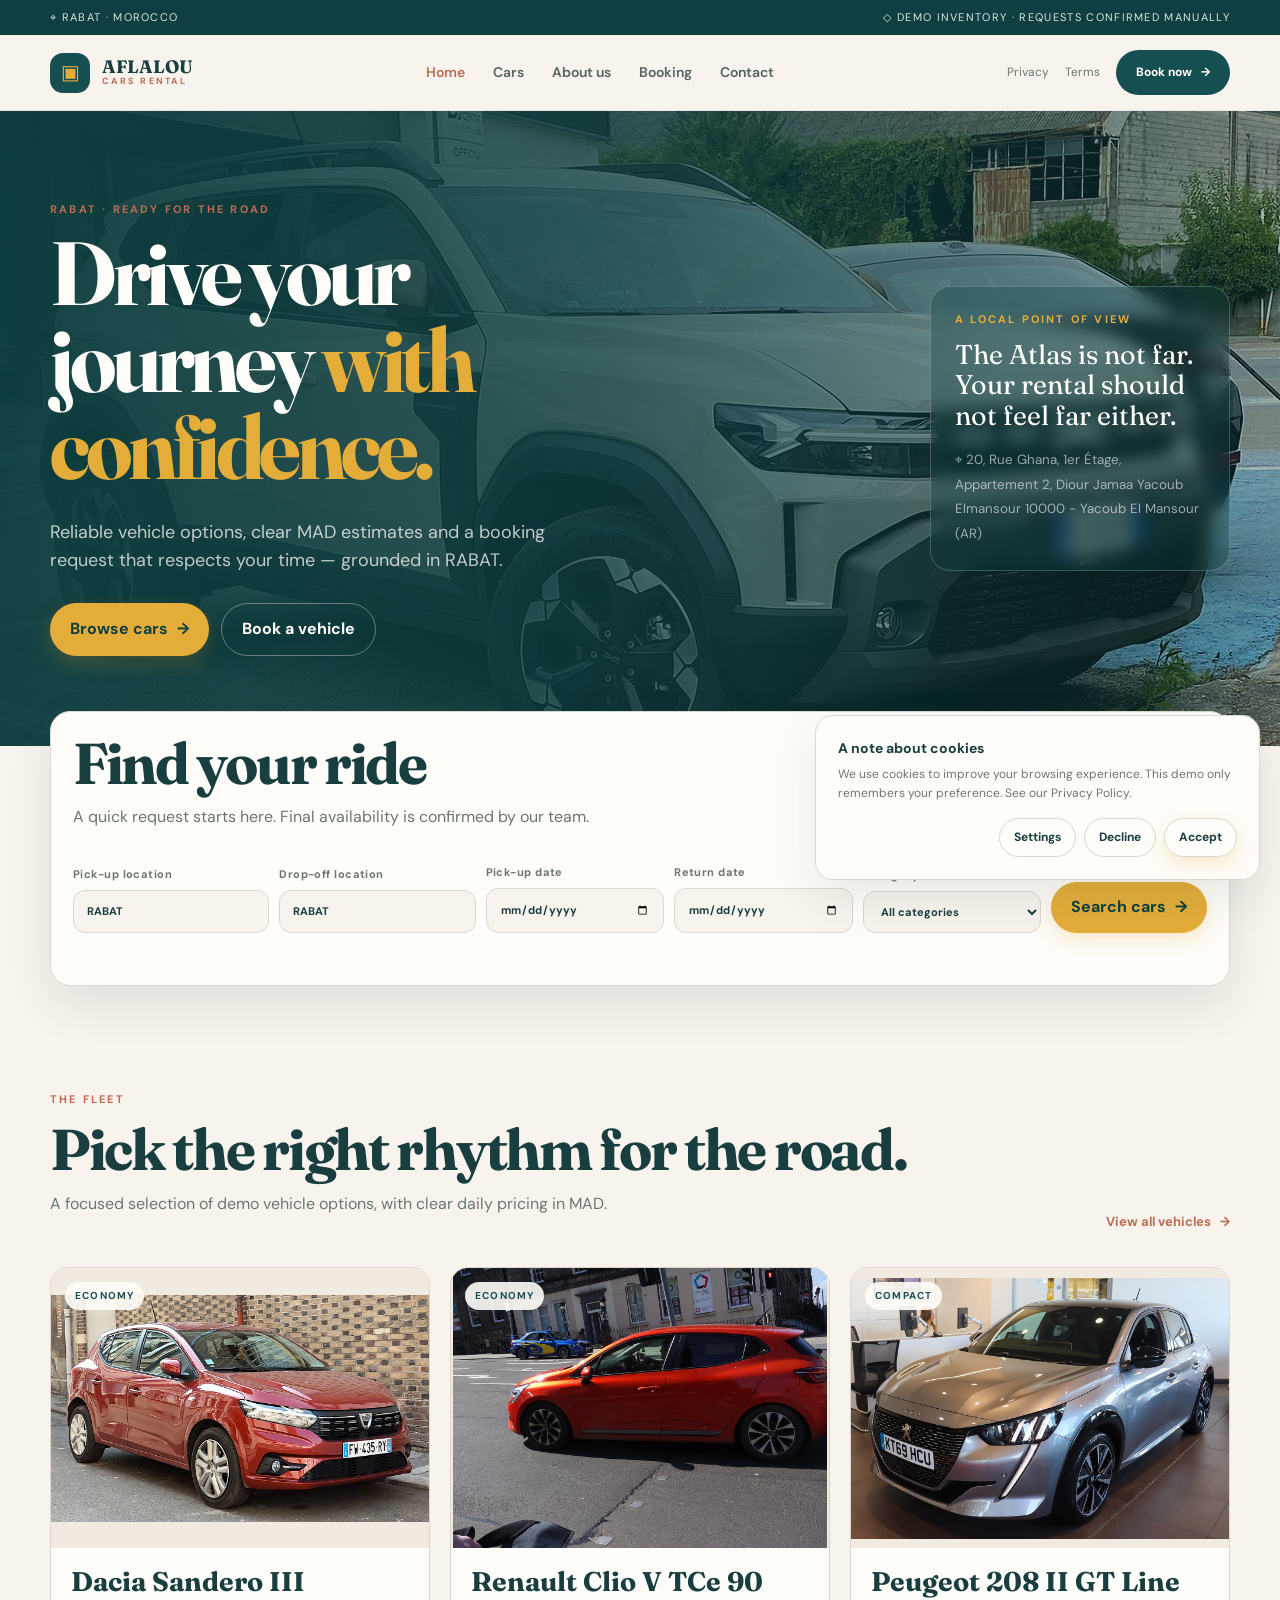
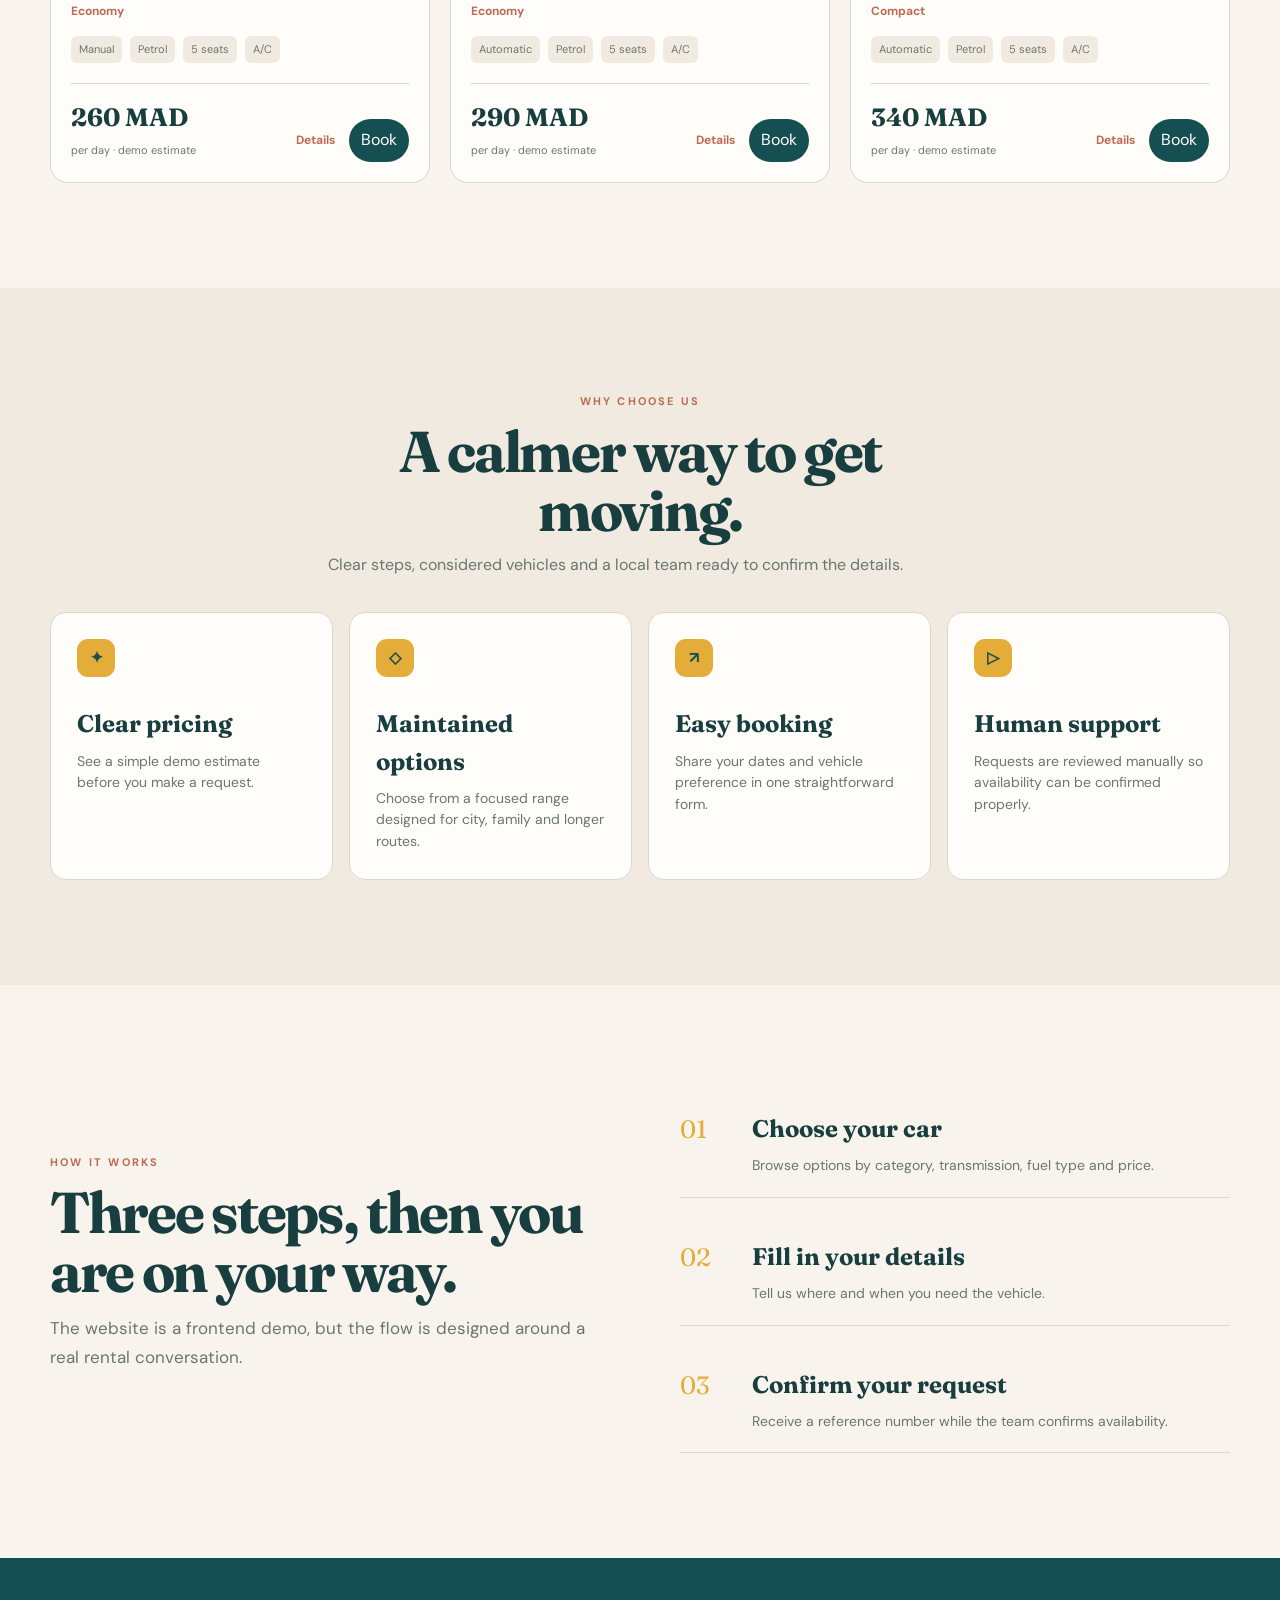
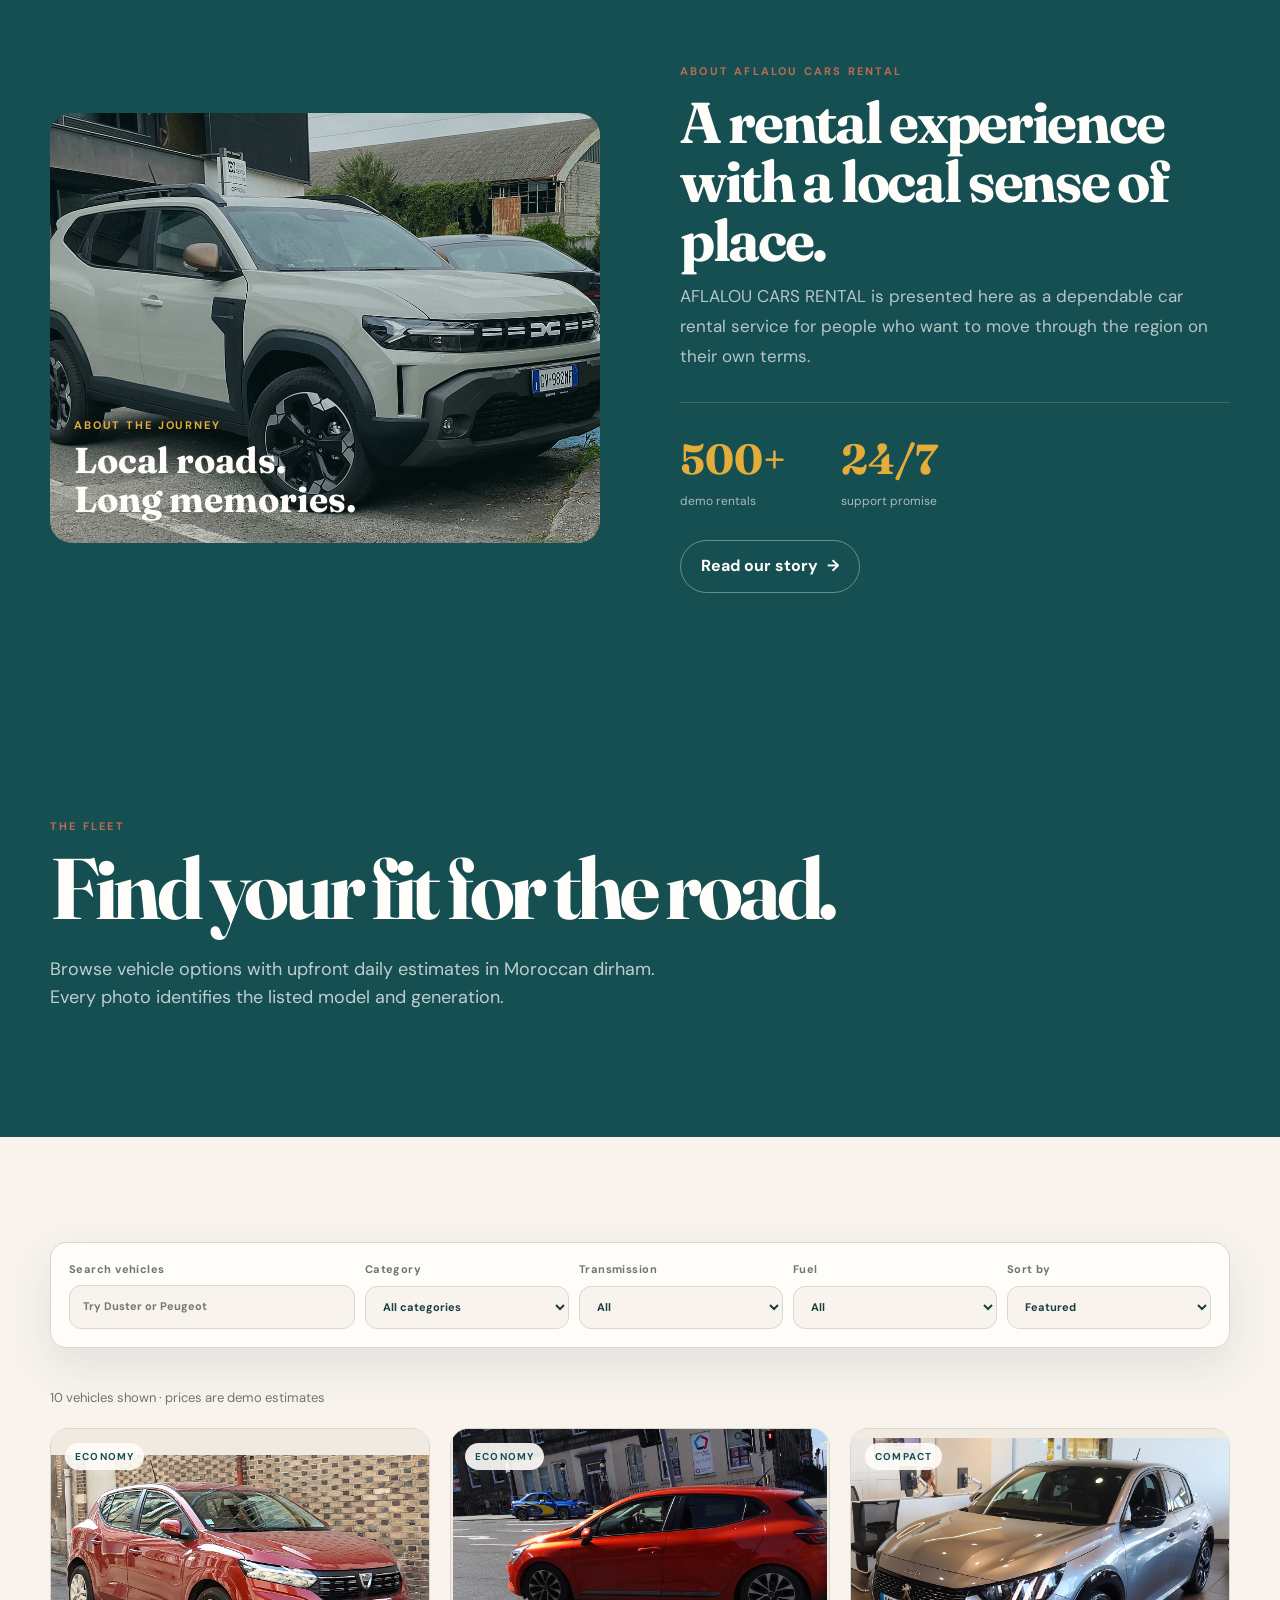
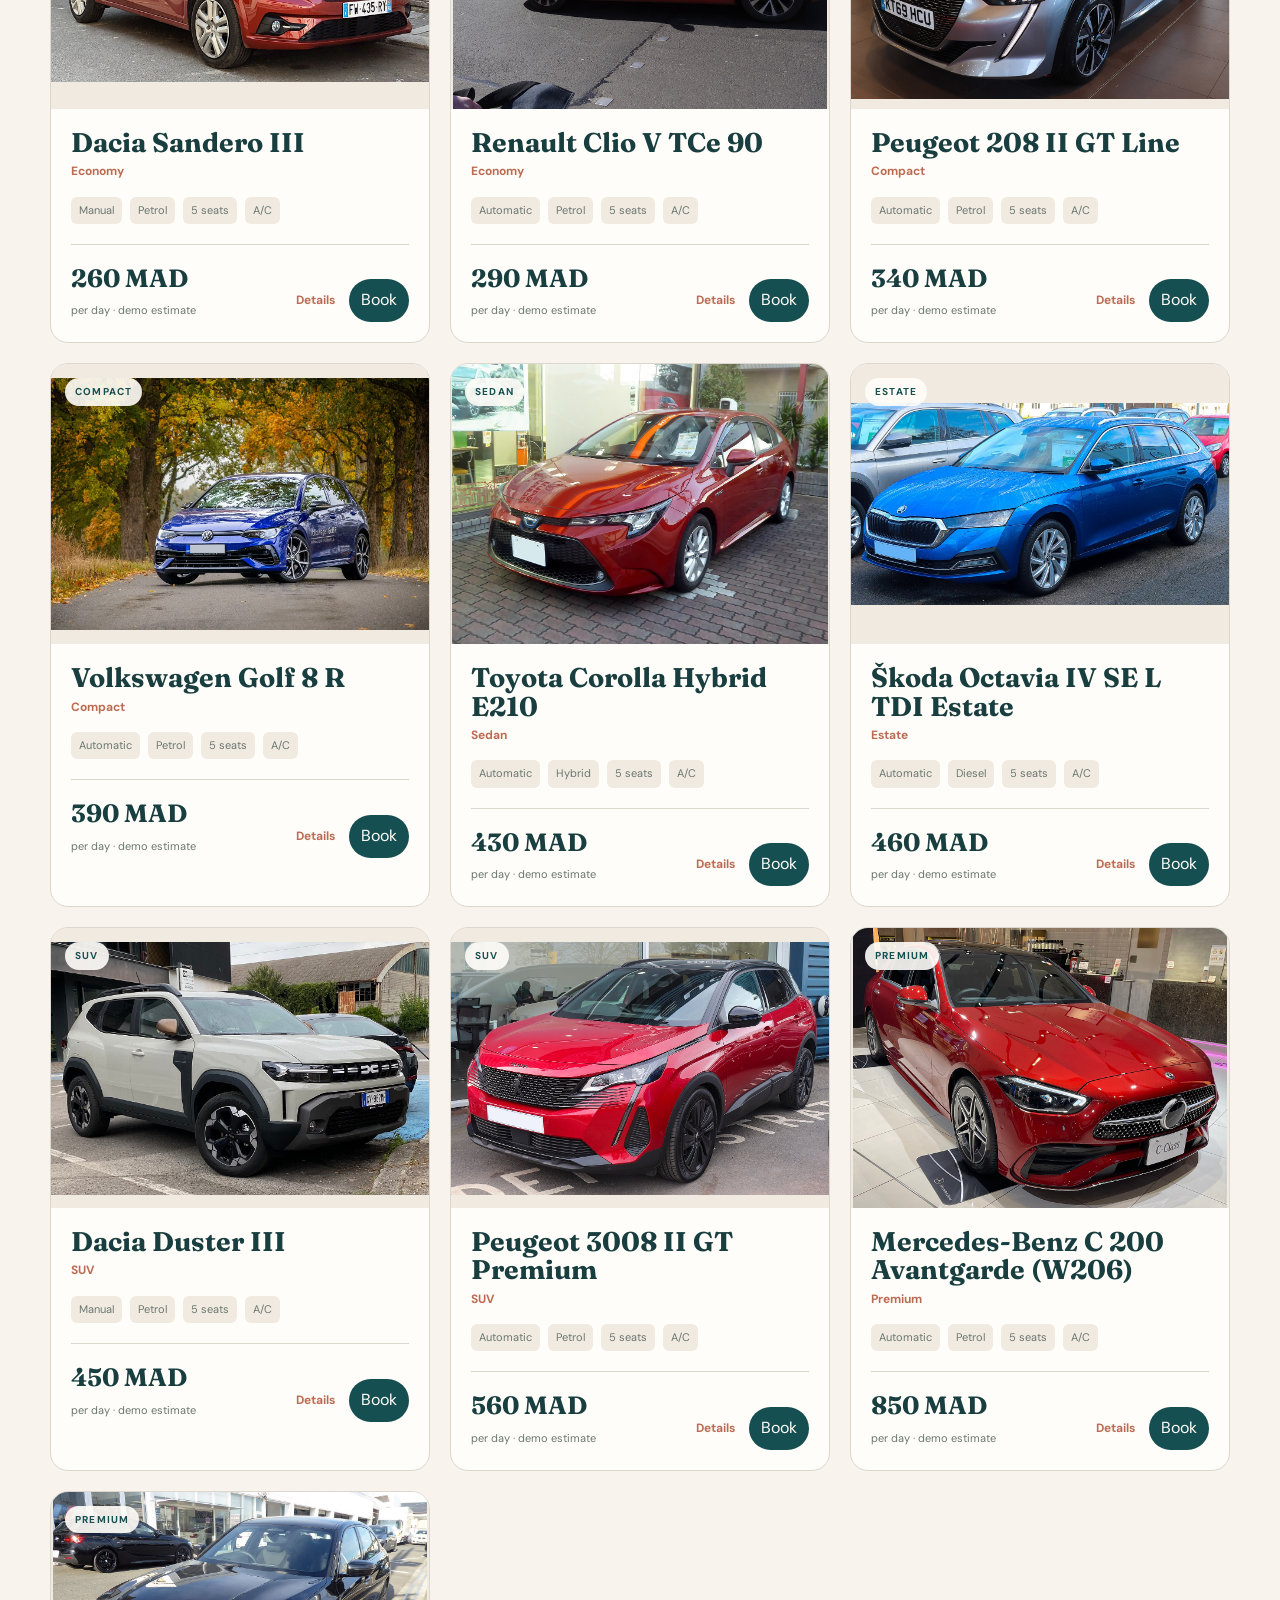
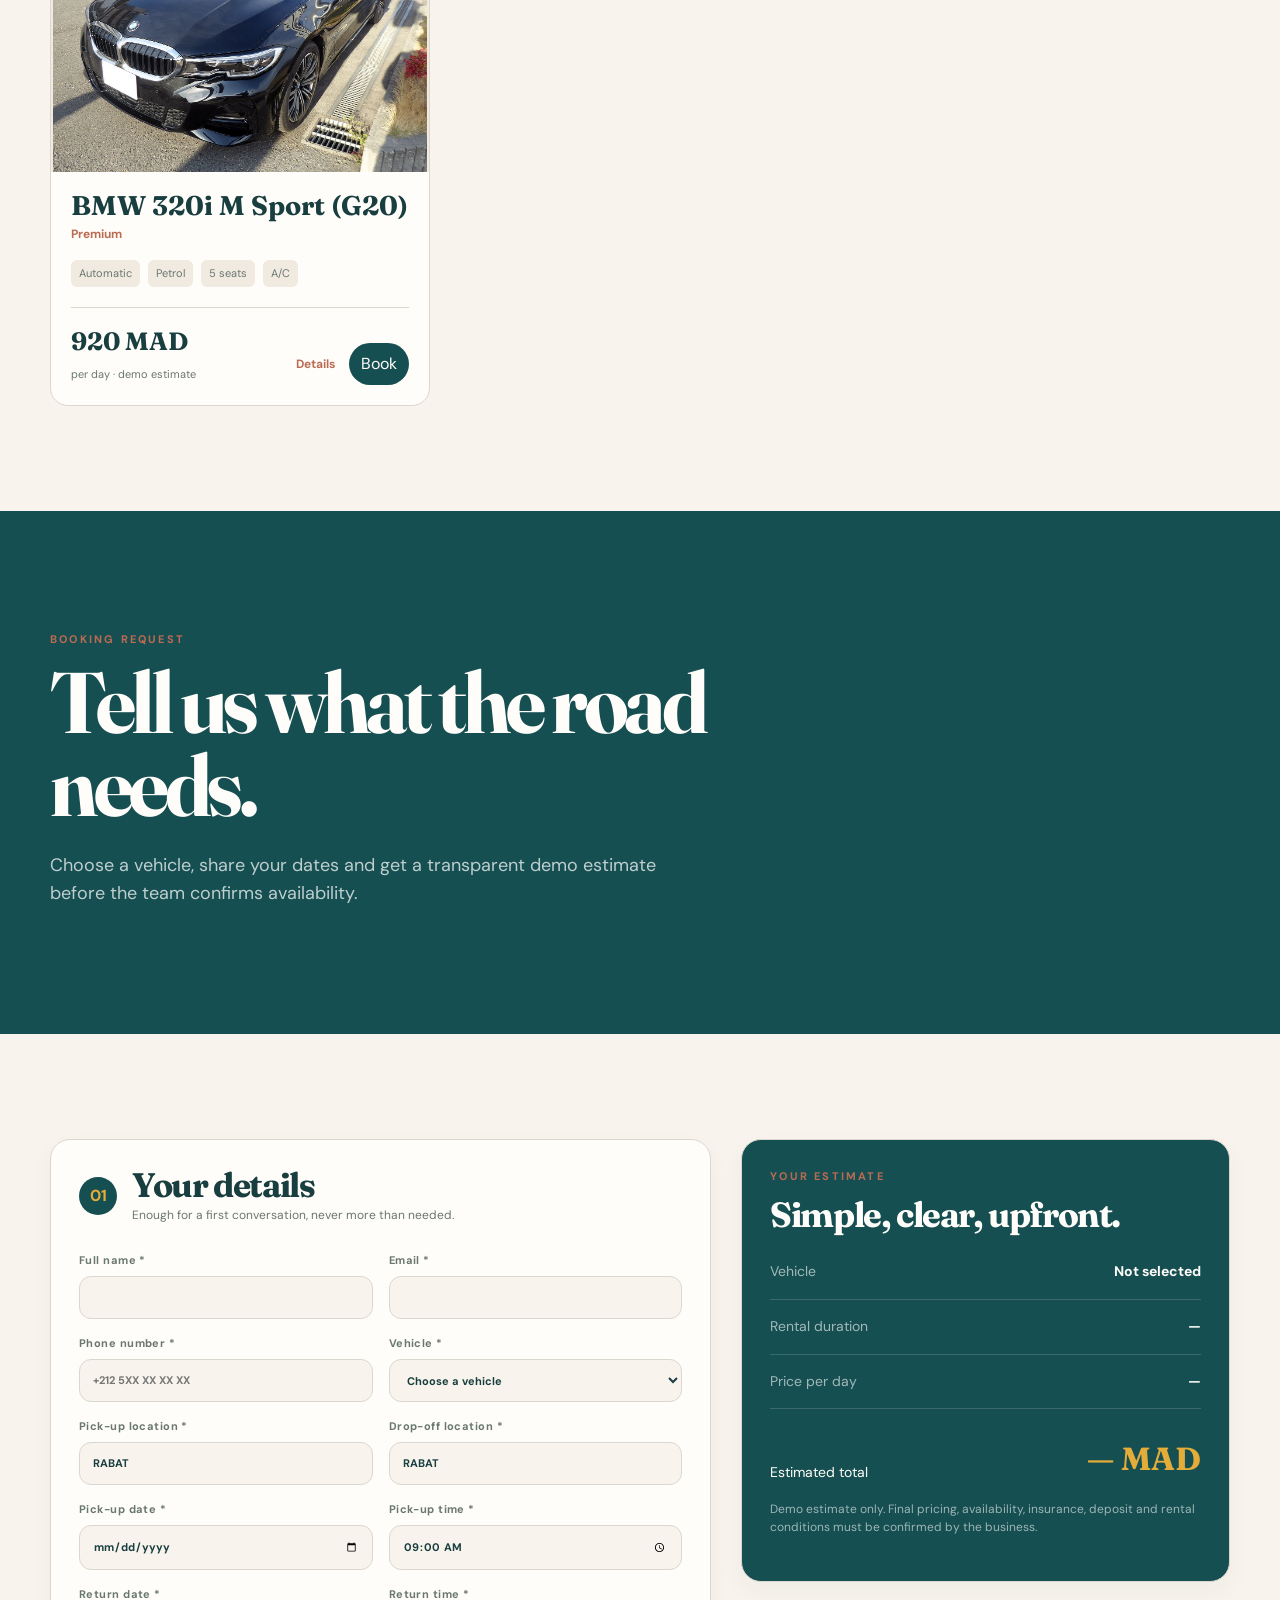
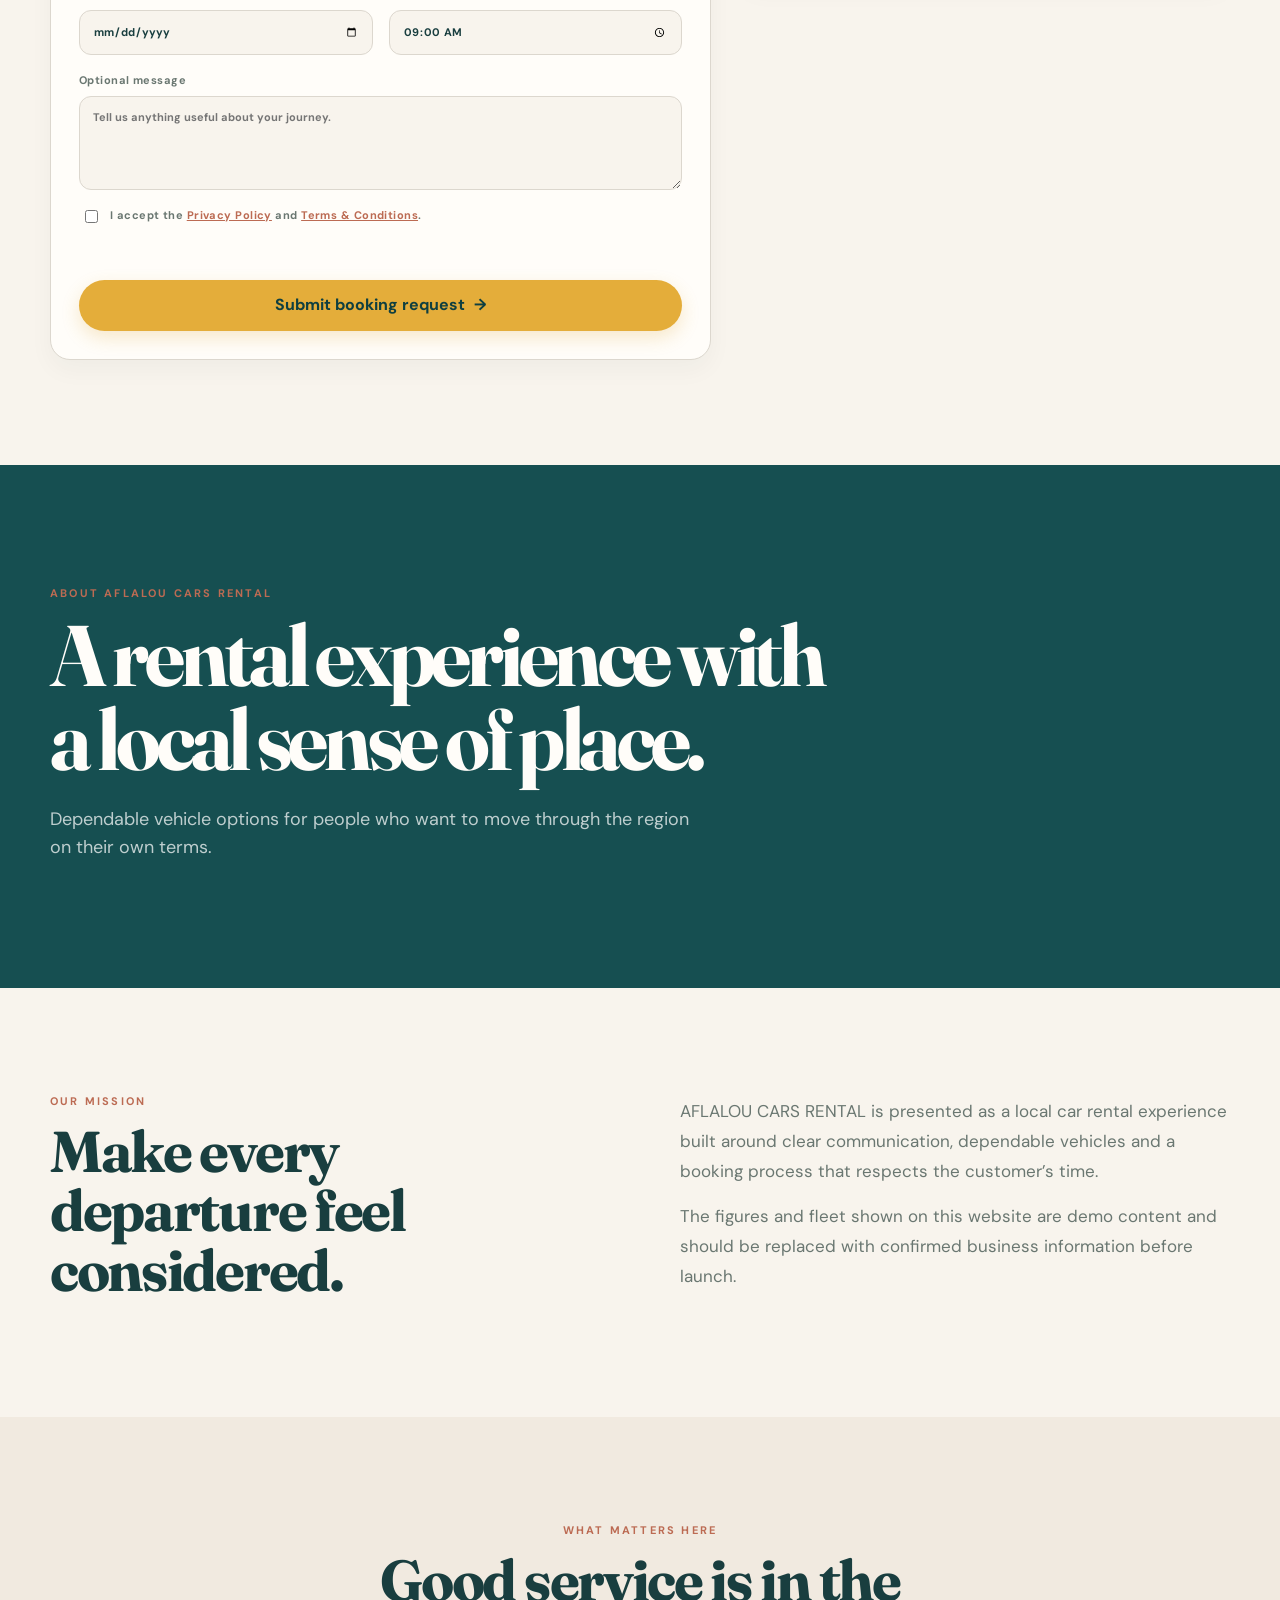
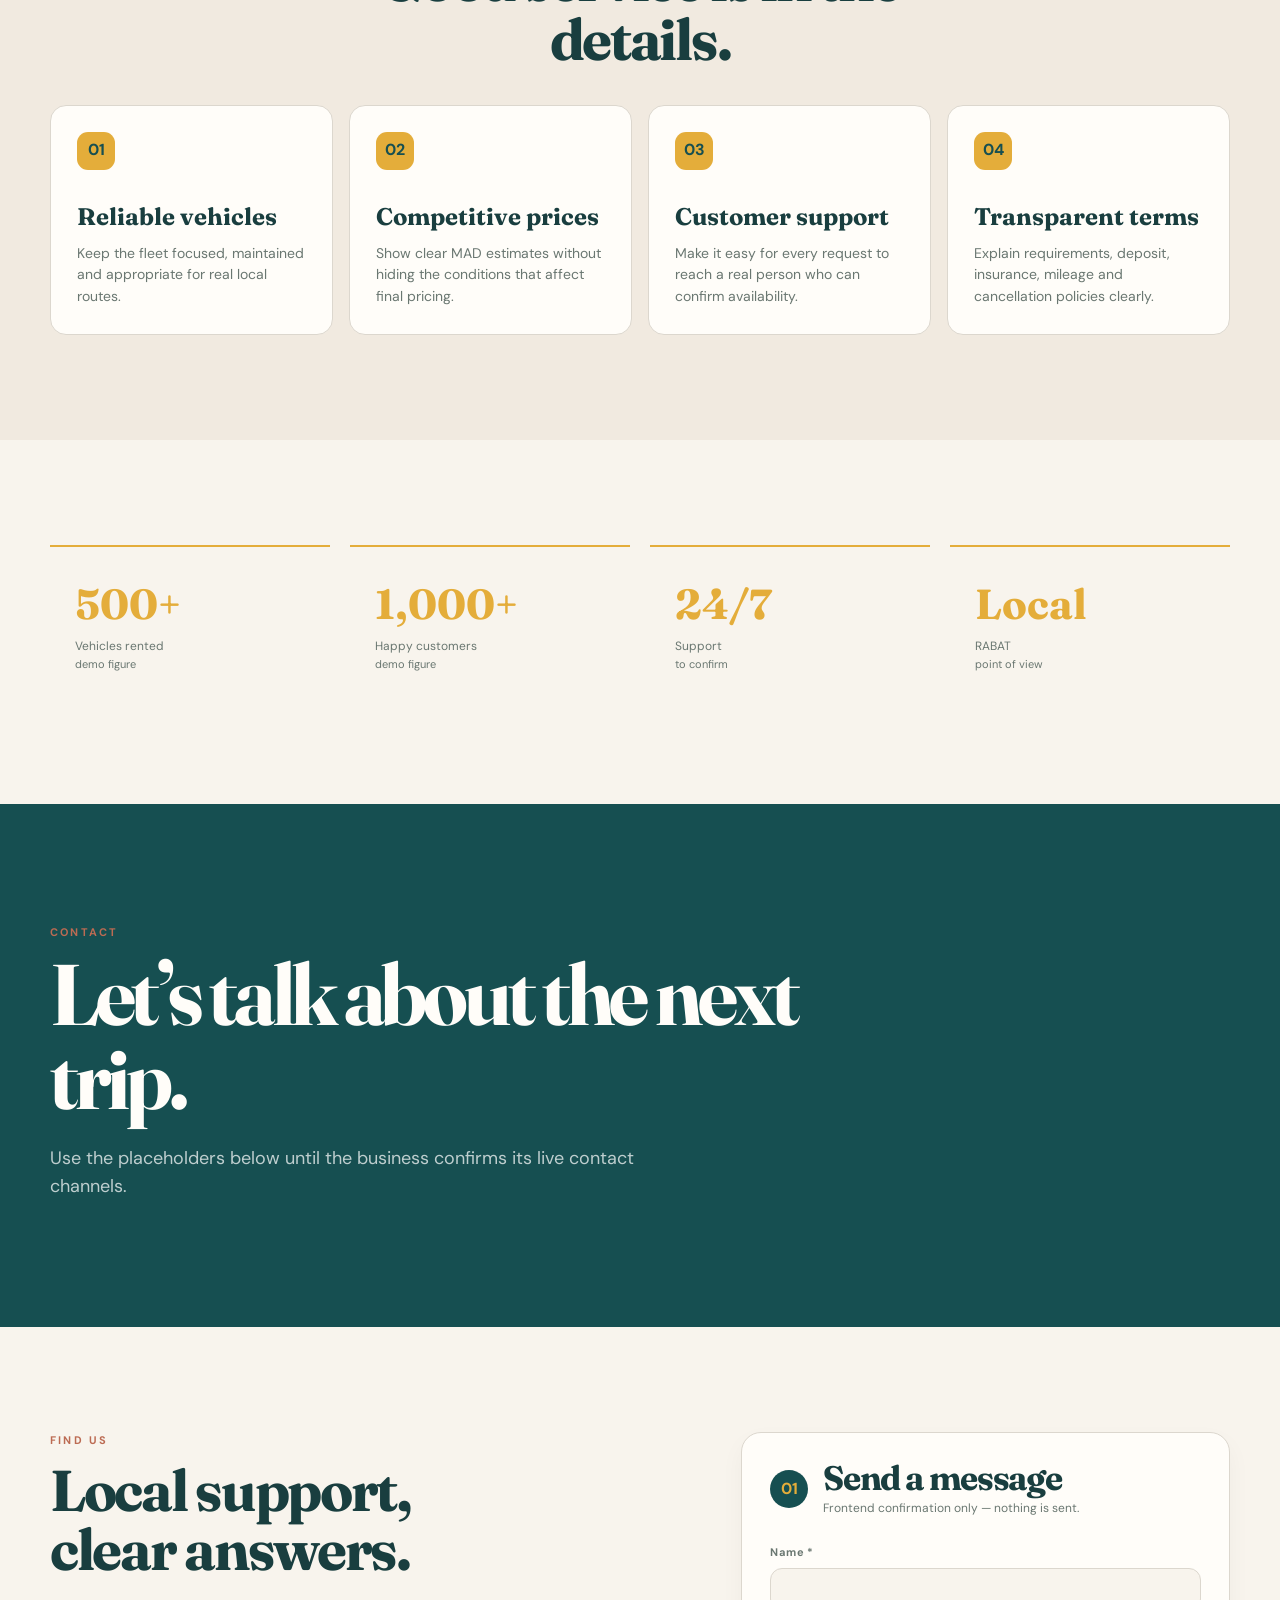
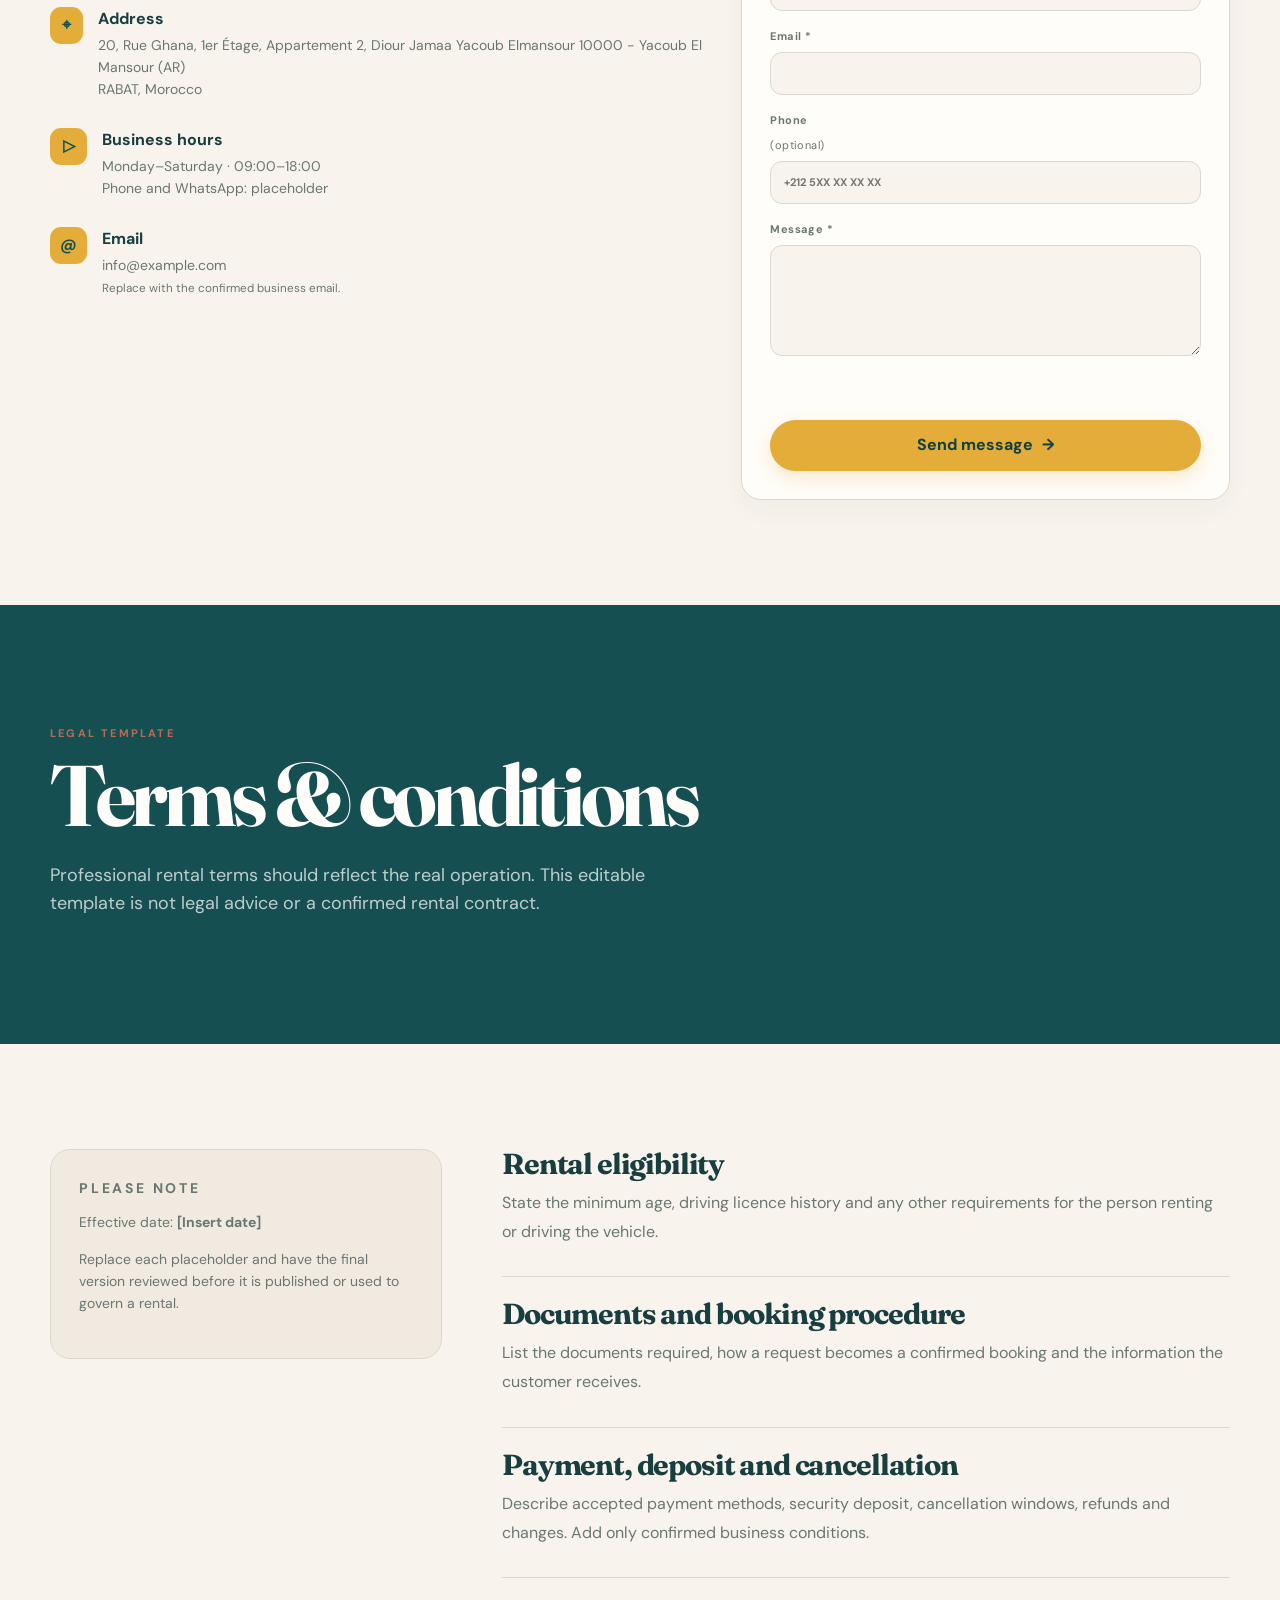
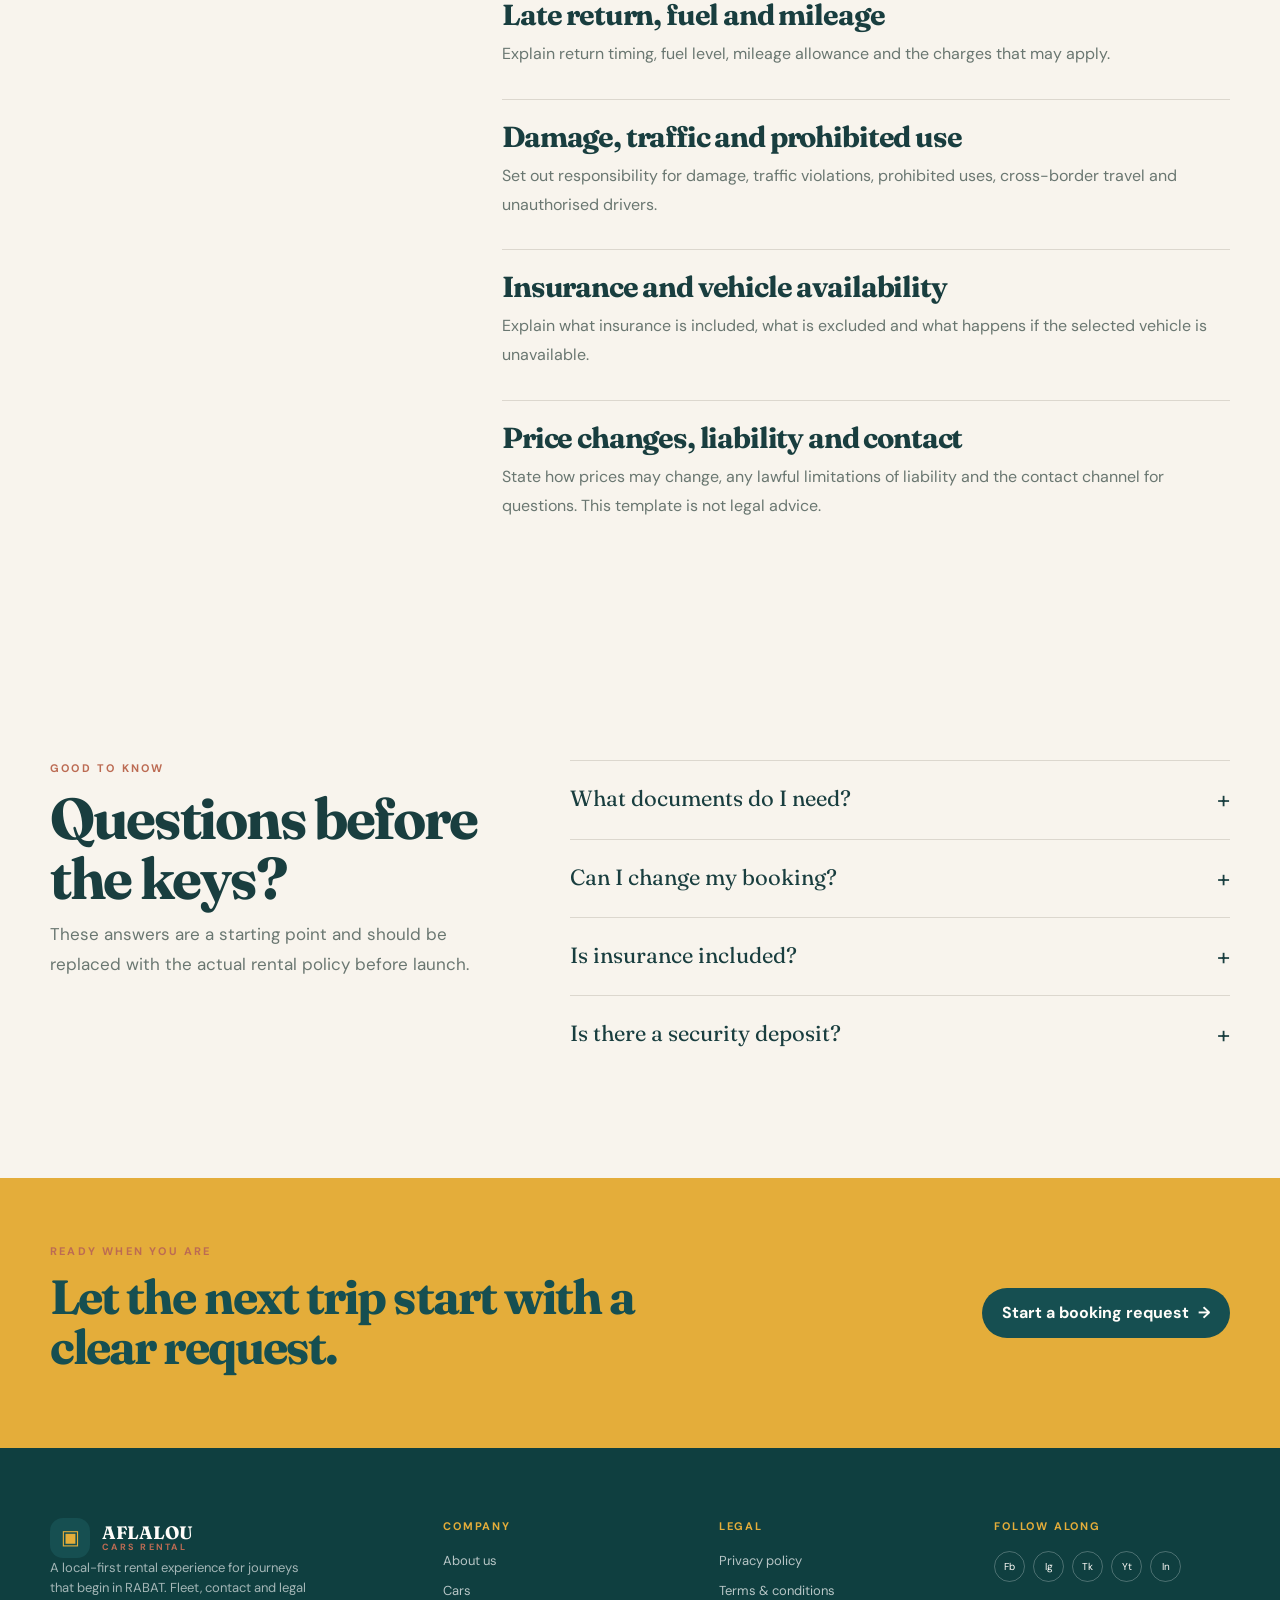
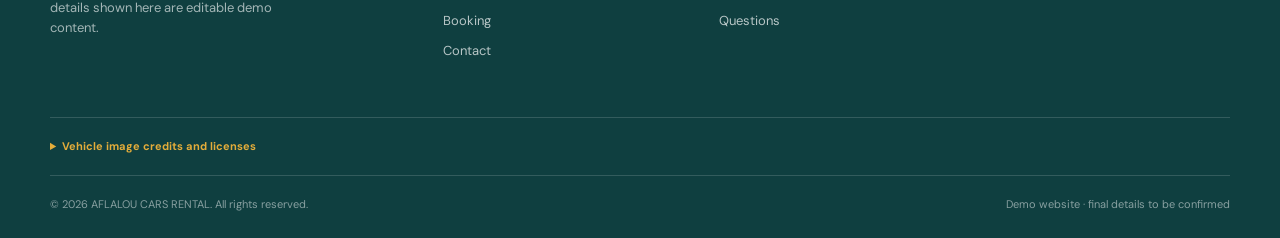
<file: index.html>
<!doctype html>
<html lang="en">
<head>
  <meta charset="utf-8">
  <meta name="viewport" content="width=device-width, initial-scale=1">
  <meta name="description" content="AFLALOU CARS RENTAL — browse verified vehicle imagery, compare clear MAD estimates and send a booking request in Morocco.">
  <meta name="robots" content="index, follow">
  <meta property="og:title" content="AFLALOU CARS RENTAL | Drive your journey with confidence">
  <meta property="og:description" content="Browse vehicle options and request your next rental in RABAT.">
  <meta property="og:type" content="website">
  <title>AFLALOU CARS RENTAL | Car rental in RABAT</title>
  <link rel="stylesheet" href="css/style.css">
</head>
<body data-page="main">
  <div id="site-header"></div>
  <main>
    <section id="home" class="hero anchor-section">
      <div class="container hero-grid">
        <div class="hero-copy">
          <p class="eyebrow">RABAT · Ready for the road</p>
          <h1>Drive your<br>journey <em>with confidence.</em></h1>
          <p class="hero-text">Reliable vehicle options, clear MAD estimates and a booking request that respects your time — grounded in RABAT.</p>
          <div class="actions"><a class="button button-gold" href="#cars">Browse cars <span>→</span></a><a class="button button-ghost" href="#booking">Book a vehicle</a></div>
        </div>
        <aside class="hero-note"><p class="eyebrow">A local point of view</p><p class="display-small">The Atlas is not far. Your rental should not feel far either.</p><small>⌖ 20, Rue Ghana, 1er Étage, Appartement 2, Diour Jamaa Yacoub Elmansour 10000 - Yacoub El Mansour (AR)</small></aside>
      </div>
    </section>

    <section class="booking-strip" aria-labelledby="quick-search-title"><div class="container">
      <div class="section-heading compact"><div><h2 id="quick-search-title">Find your ride</h2><p>A quick request starts here. Final availability is confirmed by our team.</p></div><span class="filter-mark">⌘</span></div>
      <form id="quick-search" class="quick-form"><label>Pick-up location<input name="pickup" value="RABAT" required></label><label>Drop-off location<input name="dropoff" value="RABAT" required></label><label>Pick-up date<input name="pickupDate" type="date" required></label><label>Return date<input name="returnDate" type="date" required></label><label>Category<select name="category"><option value="">All categories</option><option>Economy</option><option>Compact</option><option>Sedan</option><option>Estate</option><option>SUV</option><option>Premium</option></select></label><button class="button button-gold" type="submit">Search cars <span>→</span></button></form>
      <p id="quick-search-message" class="form-message" role="status"></p>
    </div></section>

    <section class="section" aria-labelledby="featured-title">
      <div class="container">
        <div class="section-heading">
          <div><p class="eyebrow">The fleet</p><h2 id="featured-title">Pick the right rhythm for the road.</h2><p>A focused selection of demo vehicle options, with clear daily pricing in MAD.</p></div>
          <a class="text-link" href="#cars">View all vehicles <span>→</span></a>
        </div>
        <div id="featured-cars" class="car-grid"></div>
      </div>
    </section>

    <section id="why-choose-us" class="section section-tint anchor-section" aria-labelledby="why-title"><div class="container"><div class="section-heading centered"><p class="eyebrow">Why choose us</p><h2 id="why-title">A calmer way to get moving.</h2><p>Clear steps, considered vehicles and a local team ready to confirm the details.</p></div><div class="feature-grid"><article class="feature-card"><span class="feature-icon">✦</span><h3>Clear pricing</h3><p>See a simple demo estimate before you make a request.</p></article><article class="feature-card"><span class="feature-icon">◇</span><h3>Maintained options</h3><p>Choose from a focused range designed for city, family and longer routes.</p></article><article class="feature-card"><span class="feature-icon">↗</span><h3>Easy booking</h3><p>Share your dates and vehicle preference in one straightforward form.</p></article><article class="feature-card"><span class="feature-icon">▷</span><h3>Human support</h3><p>Requests are reviewed manually so availability can be confirmed properly.</p></article></div></div></section>

    <section id="how-it-works" class="section anchor-section" aria-labelledby="steps-title"><div class="container split-section"><div><p class="eyebrow">How it works</p><h2 id="steps-title">Three steps, then you are on your way.</h2><p class="lead">The website is a frontend demo, but the flow is designed around a real rental conversation.</p></div><div class="steps"><article><span>01</span><div><h3>Choose your car</h3><p>Browse options by category, transmission, fuel type and price.</p></div></article><article><span>02</span><div><h3>Fill in your details</h3><p>Tell us where and when you need the vehicle.</p></div></article><article><span>03</span><div><h3>Confirm your request</h3><p>Receive a reference number while the team confirms availability.</p></div></article></div></div></section>

      <div class="section section-dark"><div class="container split-section about-preview"><div class="image-card"><img src="assets/images/cars/dacia-duster-iii.jpg" alt="2024 Dacia Duster III viewed from the front" loading="lazy"><div class="image-caption"><span>About the journey</span><strong>Local roads.<br>Long memories.</strong></div></div><div><p class="eyebrow">About AFLALOU CARS RENTAL</p><h2>A rental experience with a local sense of place.</h2><p class="lead">AFLALOU CARS RENTAL is presented here as a dependable car rental service for people who want to move through the region on their own terms.</p><div class="stats"><div><strong>500+</strong><small>demo rentals</small></div><div><strong>24/7</strong><small>support promise</small></div></div><a class="button button-ghost" href="#about">Read our story <span>→</span></a></div></div></div>

    <section id="cars" class="anchor-section"><div class="page-hero"><div class="container"><p class="eyebrow">The fleet</p><h1>Find your fit for the road.</h1><p>Browse vehicle options with upfront daily estimates in Moroccan dirham. Every photo identifies the listed model and generation.</p></div></div><div class="section"><div class="container">
      <form id="car-filters" class="filter-bar"><label>Search vehicles<input name="search" type="search" placeholder="Try Duster or Peugeot"></label><label>Category<select name="category"><option value="">All categories</option><option>Economy</option><option>Compact</option><option>Sedan</option><option>Estate</option><option>SUV</option><option>Premium</option></select></label><label>Transmission<select name="transmission"><option value="">All</option><option>Automatic</option><option>Manual</option></select></label><label>Fuel<select name="fuel"><option value="">All</option><option>Petrol</option><option>Diesel</option><option>Hybrid</option></select></label><label>Sort by<select name="sort"><option value="featured">Featured</option><option value="low">Lowest price</option><option value="high">Highest price</option><option value="az">A–Z</option><option value="za">Z–A</option></select></label></form>
      <p id="results-count" class="results-count"></p><div id="all-cars" class="car-grid"></div>
    </div></div></section>

    <section id="booking" class="anchor-section"><div class="page-hero"><div class="container"><p class="eyebrow">Booking request</p><h1>Tell us what the road needs.</h1><p>Choose a vehicle, share your dates and get a transparent demo estimate before the team confirms availability.</p></div></div><div class="section"><div class="container booking-layout">
      <form id="booking-form" class="form-card"><div class="form-card-heading"><span class="number-badge">01</span><div><h2>Your details</h2><p>Enough for a first conversation, never more than needed.</p></div></div><div class="form-grid"><label>Full name *<input name="name" autocomplete="name" required></label><label>Email *<input name="email" type="email" autocomplete="email" required></label><label>Phone number *<input name="phone" type="tel" autocomplete="tel" placeholder="+212 5XX XX XX XX" required></label><label>Vehicle *<select id="booking-vehicle" name="vehicle" required><option value="">Choose a vehicle</option></select></label><label>Pick-up location *<input name="pickup" value="RABAT" required></label><label>Drop-off location *<input name="dropoff" value="RABAT" required></label><label>Pick-up date *<input id="pickup-date" name="pickupDate" type="date" required></label><label>Pick-up time *<input id="pickup-time" name="pickupTime" type="time" value="09:00" required></label><label>Return date *<input id="return-date" name="returnDate" type="date" required></label><label>Return time *<input id="return-time" name="returnTime" type="time" value="09:00" required></label></div><label>Optional message<textarea name="message" rows="4" placeholder="Tell us anything useful about your journey."></textarea></label><label class="check-row"><input type="checkbox" name="consent" required><span>I accept the <a href="privacy-policy.html">Privacy Policy</a> and <a href="#terms">Terms &amp; Conditions</a>.</span></label><p id="booking-error" class="error-message" role="alert"></p><button class="button button-gold" type="submit">Submit booking request <span>→</span></button></form>
      <aside class="estimate-card"><p class="eyebrow">Your estimate</p><h2>Simple, clear, upfront.</h2><div class="estimate-row"><span>Vehicle</span><strong id="estimate-vehicle">Not selected</strong></div><div class="estimate-row"><span>Rental duration</span><strong id="estimate-days">—</strong></div><div class="estimate-row"><span>Price per day</span><strong id="estimate-daily">—</strong></div><div class="estimate-total"><span>Estimated total</span><strong id="estimate-total">— MAD</strong></div><p class="fine-print">Demo estimate only. Final pricing, availability, insurance, deposit and rental conditions must be confirmed by the business.</p></aside>
    </div></div></section>

    <section id="about" class="anchor-section"><div class="page-hero"><div class="container"><p class="eyebrow">About AFLALOU CARS RENTAL</p><h1>A rental experience with a local sense of place.</h1><p>Dependable vehicle options for people who want to move through the region on their own terms.</p></div></div>
      <div class="section"><div class="container split-section"><div><p class="eyebrow">Our mission</p><h2>Make every departure feel considered.</h2></div><div><p class="lead">AFLALOU CARS RENTAL is presented as a local car rental experience built around clear communication, dependable vehicles and a booking process that respects the customer’s time.</p><p class="lead">The figures and fleet shown on this website are demo content and should be replaced with confirmed business information before launch.</p></div></div></div>

      <div class="section section-tint"><div class="container"><div class="section-heading centered"><p class="eyebrow">What matters here</p><h2>Good service is in the details.</h2></div><div class="feature-grid"><article class="feature-card"><span class="feature-icon">01</span><h3>Reliable vehicles</h3><p>Keep the fleet focused, maintained and appropriate for real local routes.</p></article><article class="feature-card"><span class="feature-icon">02</span><h3>Competitive prices</h3><p>Show clear MAD estimates without hiding the conditions that affect final pricing.</p></article><article class="feature-card"><span class="feature-icon">03</span><h3>Customer support</h3><p>Make it easy for every request to reach a real person who can confirm availability.</p></article><article class="feature-card"><span class="feature-icon">04</span><h3>Transparent terms</h3><p>Explain requirements, deposit, insurance, mileage and cancellation policies clearly.</p></article></div></div></div>
      <div class="section"><div class="container stats-large"><div><strong>500+</strong><span>Vehicles rented<br><small>demo figure</small></span></div><div><strong>1,000+</strong><span>Happy customers<br><small>demo figure</small></span></div><div><strong>24/7</strong><span>Support<br><small>to confirm</small></span></div><div><strong>Local</strong><span>RABAT<br><small>point of view</small></span></div></div></div>
    </section>

    <section id="contact" class="anchor-section"><div class="page-hero"><div class="container"><p class="eyebrow">Contact</p><h1>Let’s talk about the next trip.</h1><p>Use the placeholders below until the business confirms its live contact channels.</p></div></div><div class="section"><div class="container contact-layout"><div class="contact-details"><p class="eyebrow">Find us</p><h2>Local support, clear answers.</h2><div class="contact-item"><span>⌖</span><div><strong>Address</strong><p>20, Rue Ghana, 1er Étage, Appartement 2, Diour Jamaa Yacoub Elmansour 10000 - Yacoub El Mansour (AR)<br>RABAT, Morocco</p></div></div><div class="contact-item"><span>▷</span><div><strong>Business hours</strong><p>Monday–Saturday · 09:00–18:00<br>Phone and WhatsApp: placeholder</p></div></div><div class="contact-item"><span>@</span><div><strong>Email</strong><p>info@example.com<br><small>Replace with the confirmed business email.</small></p></div></div></div><form id="contact-form" class="form-card"><div class="form-card-heading"><span class="number-badge">01</span><div><h2>Send a message</h2><p>Frontend confirmation only — nothing is sent.</p></div></div><label>Name *<input name="name" autocomplete="name" required></label><label>Email *<input name="email" type="email" autocomplete="email" required></label><label>Phone <span class="muted">(optional)</span><input name="phone" type="tel" autocomplete="tel" placeholder="+212 5XX XX XX XX"></label><label>Message *<textarea name="message" rows="5" required></textarea></label><p id="contact-message" class="form-message" role="status"></p><button class="button button-gold" type="submit">Send message <span>→</span></button></form></div></div></section>

    <section id="terms" class="anchor-section"><div class="page-hero"><div class="container"><p class="eyebrow">Legal template</p><h1>Terms &amp; conditions</h1><p>Professional rental terms should reflect the real operation. This editable template is not legal advice or a confirmed rental contract.</p></div></div><div class="section"><div class="container legal-layout"><aside class="notice-card"><p class="eyebrow">Please note</p><p>Effective date: <strong>[Insert date]</strong></p><p>Replace each placeholder and have the final version reviewed before it is published or used to govern a rental.</p></aside><div class="legal-copy"><h2>Rental eligibility</h2><p>State the minimum age, driving licence history and any other requirements for the person renting or driving the vehicle.</p><h2>Documents and booking procedure</h2><p>List the documents required, how a request becomes a confirmed booking and the information the customer receives.</p><h2>Payment, deposit and cancellation</h2><p>Describe accepted payment methods, security deposit, cancellation windows, refunds and changes. Add only confirmed business conditions.</p><h2>Late return, fuel and mileage</h2><p>Explain return timing, fuel level, mileage allowance and the charges that may apply.</p><h2>Damage, traffic and prohibited use</h2><p>Set out responsibility for damage, traffic violations, prohibited uses, cross-border travel and unauthorised drivers.</p><h2>Insurance and vehicle availability</h2><p>Explain what insurance is included, what is excluded and what happens if the selected vehicle is unavailable.</p><h2>Price changes, liability and contact</h2><p>State how prices may change, any lawful limitations of liability and the contact channel for questions. This template is not legal advice.</p></div></div></div></section>

    <section id="faq" class="section faq-section anchor-section" aria-labelledby="faq-title"><div class="container faq-layout"><div><p class="eyebrow">Good to know</p><h2 id="faq-title">Questions before the keys?</h2><p class="lead">These answers are a starting point and should be replaced with the actual rental policy before launch.</p></div><div class="faq-list"><details><summary>What documents do I need?<span>+</span></summary><p>Use this space for the business’s confirmed driver, identity and payment requirements.</p></details><details><summary>Can I change my booking?<span>+</span></summary><p>Change requests should be reviewed with the team and depend on availability.</p></details><details><summary>Is insurance included?<span>+</span></summary><p>Insurance terms are business-specific and must be confirmed before publication.</p></details><details><summary>Is there a security deposit?<span>+</span></summary><p>Add the actual deposit policy here once the business has confirmed it.</p></details></div></div></section>
    <section class="cta-section"><div class="container cta-inner"><div><p class="eyebrow">Ready when you are</p><h2>Let the next trip start with a clear request.</h2></div><a class="button button-ink" href="#booking">Start a booking request <span>→</span></a></div></section>
  </main>
  <div id="site-footer"></div>
  <div id="cookie-banner" class="cookie-banner" hidden><strong>A note about cookies</strong><p>We use cookies to improve your browsing experience. This demo only remembers your preference. See our <a href="privacy-policy.html">Privacy Policy</a>.</p><div><button class="button button-small" data-cookie="settings">Settings</button><button class="button button-small" data-cookie="decline">Decline</button><button class="button button-small button-gold" data-cookie="accept">Accept</button></div></div>
  <div id="modal-root"></div>
  <script src="js/script.js"></script>
</body>
</html>
</file>
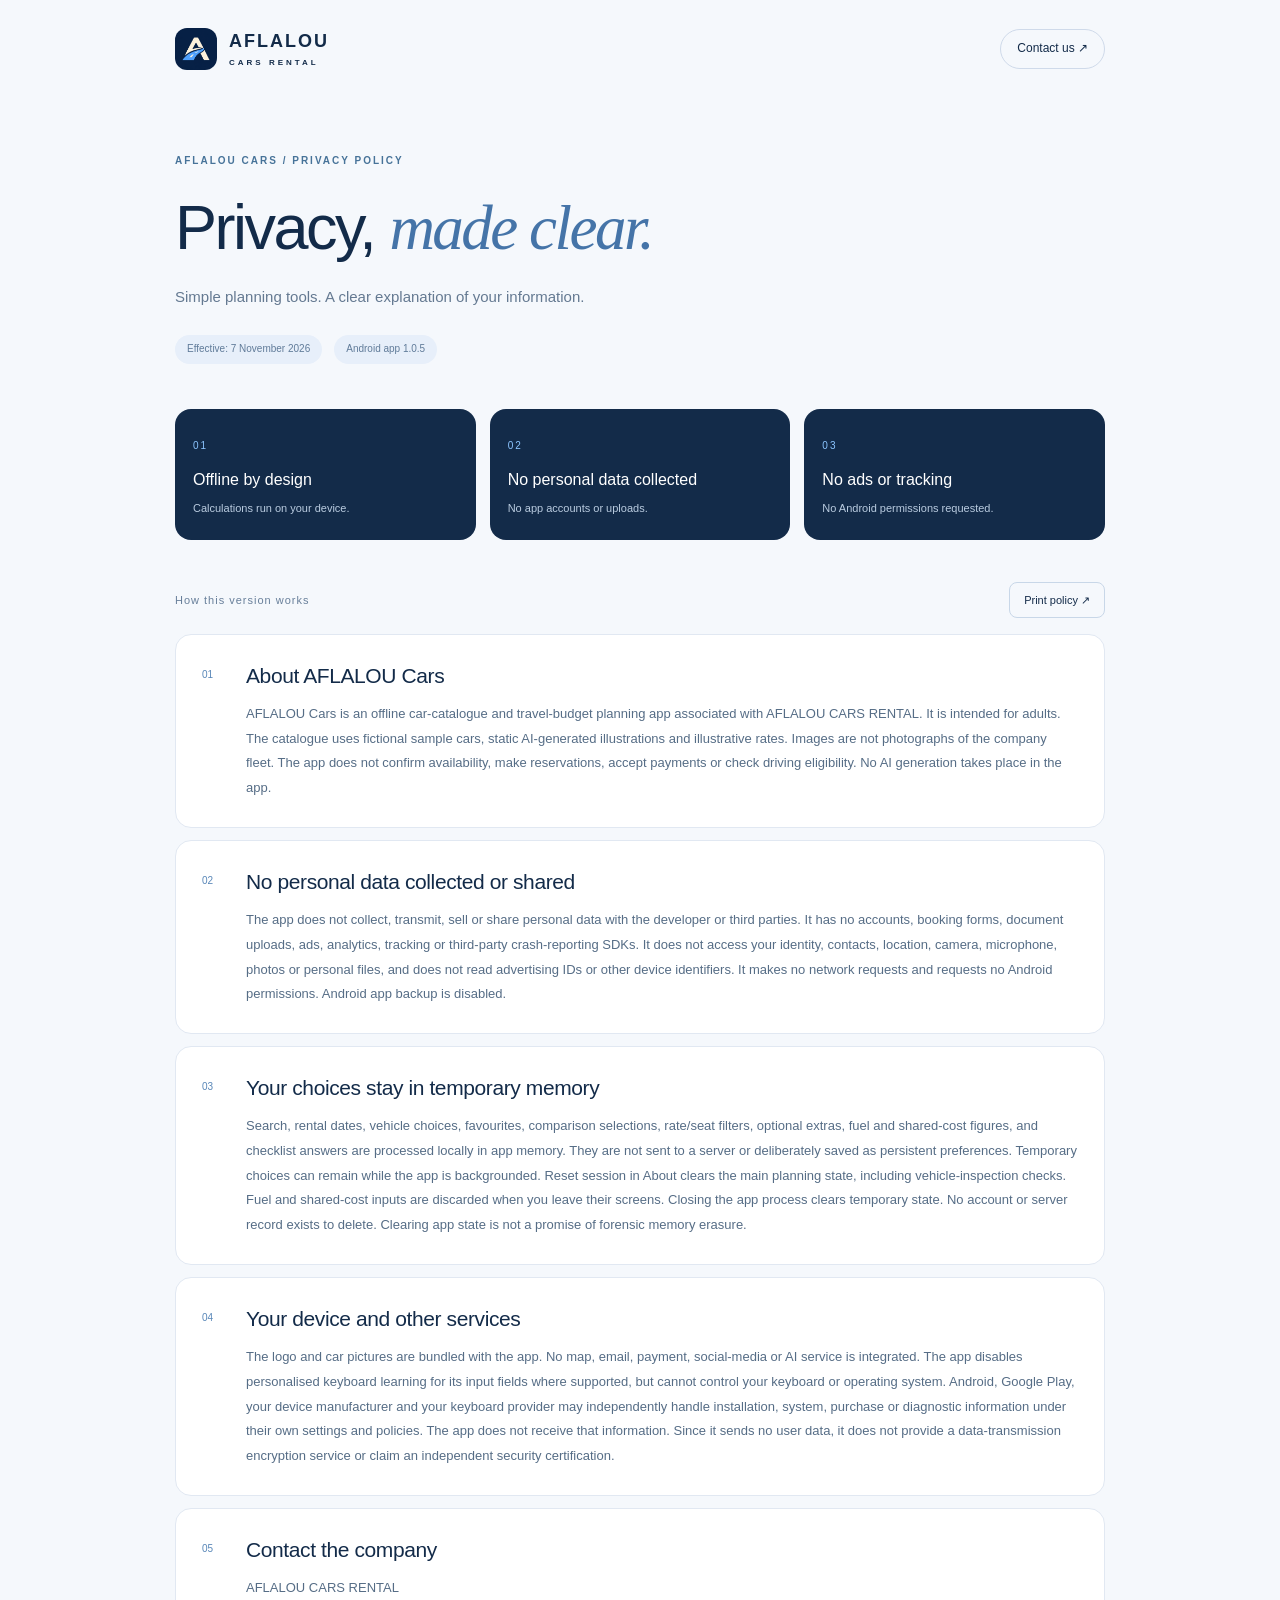
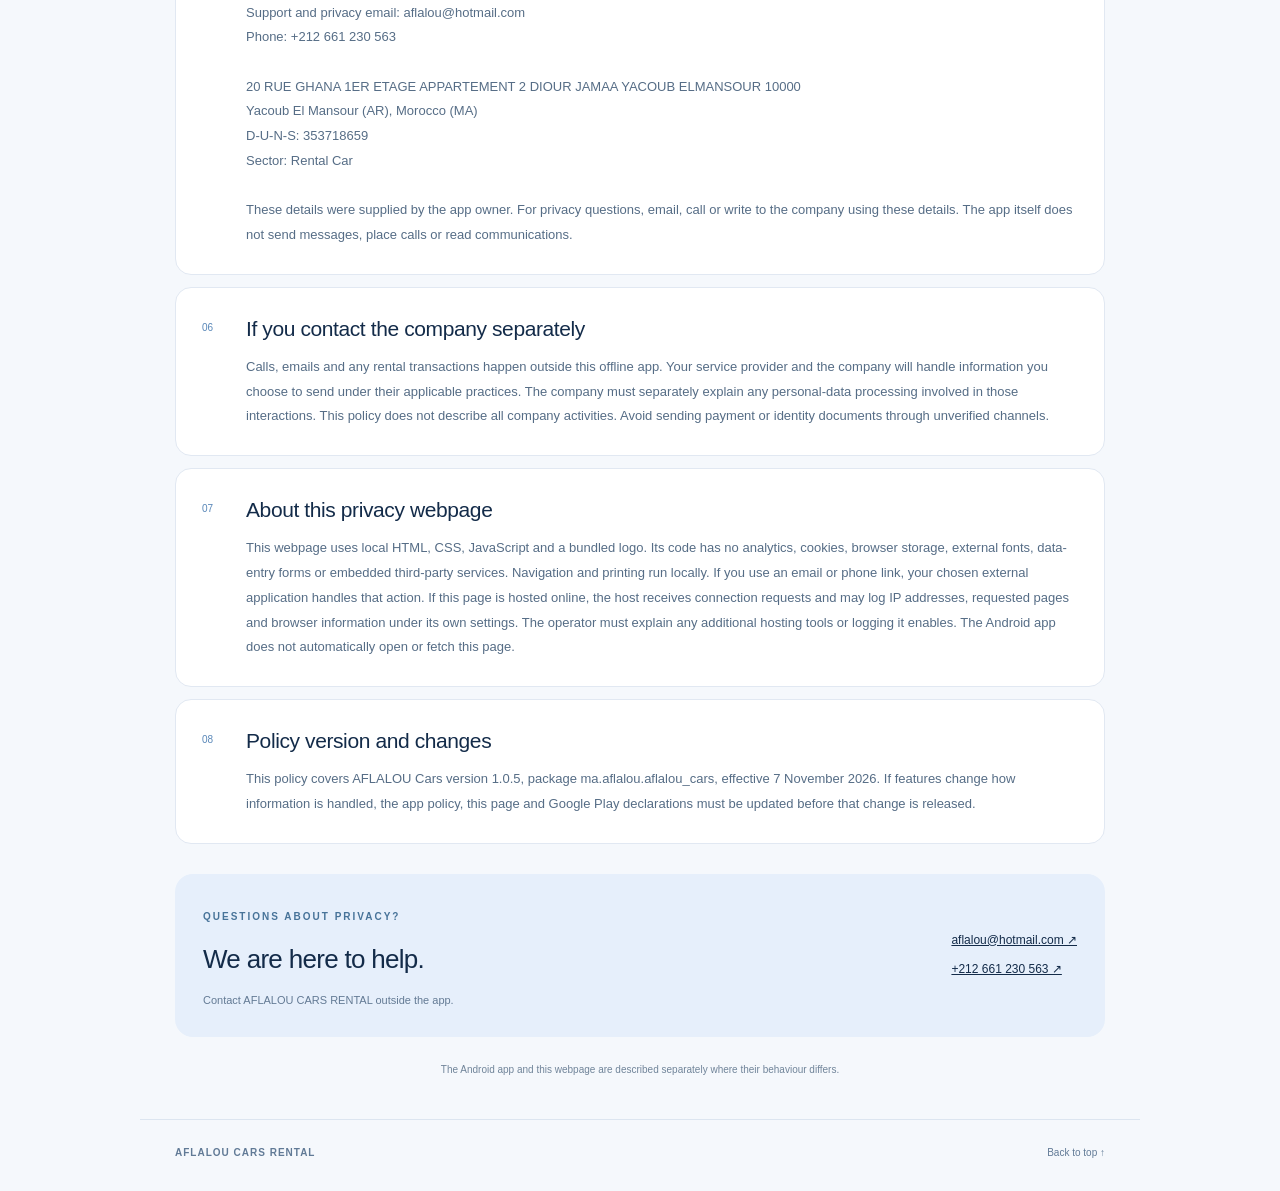
<file: privacy/index.html>
<!doctype html><html lang="en"><head><meta charset="utf-8"><meta name="viewport" content="width=device-width,initial-scale=1"><meta name="description" content="A clear privacy policy for the offline AFLALOU Cars planning app."><meta http-equiv="Content-Security-Policy" content="default-src 'self'; script-src 'self'; style-src 'self'; img-src 'self'; connect-src 'none'; object-src 'none'; base-uri 'none'; form-action 'none'"><meta name="theme-color" content="#132b49"><title>Privacy policy | AFLALOU Cars</title><link rel="icon" href="logo.png" type="image/png"><link rel="stylesheet" href="styles.css"><script src="app.js" defer></script></head><body><a class="skip" href="#policy">Skip to policy</a><header><a class="brand" href="#top"><img src="logo.png" width="42" height="42" alt="AFLALOU Cars logo"><span>AFLALOU<small>CARS RENTAL</small></span></a><a class="contact-link" href="#contact">Contact us &nearr;</a></header><main id="top"><section class="hero"><span class="eyebrow">AFLALOU CARS / PRIVACY POLICY</span><h1>Privacy, <em>made clear.</em></h1><p>Simple planning tools. A clear explanation of your information.</p><div class="meta"><span>Effective: 7 November 2026</span><span>Android app 1.0.5</span></div></section><section class="summary" aria-label="Privacy summary"><div><span aria-hidden="true">01</span><h2>Offline by design</h2><p>Calculations run on your device.</p></div><div><span aria-hidden="true">02</span><h2>No personal data collected</h2><p>No app accounts or uploads.</p></div><div><span aria-hidden="true">03</span><h2>No ads or tracking</h2><p>No Android permissions requested.</p></div></section><div class="document-top"><p>How this version works</p><button id="print-policy" type="button" hidden>Print policy &nearr;</button></div><article id="policy"><section class="policy-section" id="scope"><div class="number">01</div><div><h2>About AFLALOU Cars</h2><p>AFLALOU Cars is an offline car-catalogue and travel-budget planning app associated with AFLALOU CARS RENTAL. It is intended for adults. The catalogue uses fictional sample cars, static AI-generated illustrations and illustrative rates. Images are not photographs of the company fleet. The app does not confirm availability, make reservations, accept payments or check driving eligibility. No AI generation takes place in the app.</p></div></section><section class="policy-section" id="collection"><div class="number">02</div><div><h2>No personal data collected or shared</h2><p>The app does not collect, transmit, sell or share personal data with the developer or third parties. It has no accounts, booking forms, document uploads, ads, analytics, tracking or third-party crash-reporting SDKs. It does not access your identity, contacts, location, camera, microphone, photos or personal files, and does not read advertising IDs or other device identifiers. It makes no network requests and requests no Android permissions. Android app backup is disabled.</p></div></section><section class="policy-section" id="local"><div class="number">03</div><div><h2>Your choices stay in temporary memory</h2><p>Search, rental dates, vehicle choices, favourites, comparison selections, rate/seat filters, optional extras, fuel and shared-cost figures, and checklist answers are processed locally in app memory. They are not sent to a server or deliberately saved as persistent preferences. Temporary choices can remain while the app is backgrounded. Reset session in About clears the main planning state, including vehicle-inspection checks. Fuel and shared-cost inputs are discarded when you leave their screens. Closing the app process clears temporary state. No account or server record exists to delete. Clearing app state is not a promise of forensic memory erasure.</p></div></section><section class="policy-section" id="device"><div class="number">04</div><div><h2>Your device and other services</h2><p>The logo and car pictures are bundled with the app. No map, email, payment, social-media or AI service is integrated. The app disables personalised keyboard learning for its input fields where supported, but cannot control your keyboard or operating system. Android, Google Play, your device manufacturer and your keyboard provider may independently handle installation, system, purchase or diagnostic information under their own settings and policies. The app does not receive that information. Since it sends no user data, it does not provide a data-transmission encryption service or claim an independent security certification.</p></div></section><section class="policy-section" id="contact"><div class="number">05</div><div><h2>Contact the company</h2><p>AFLALOU CARS RENTAL
Support and privacy email: aflalou@hotmail.com
Phone: +212 661 230 563

20 RUE GHANA 1ER ETAGE APPARTEMENT 2 DIOUR JAMAA YACOUB ELMANSOUR 10000
Yacoub El Mansour (AR), Morocco (MA)
D-U-N-S: 353718659
Sector: Rental Car

These details were supplied by the app owner. For privacy questions, email, call or write to the company using these details. The app itself does not send messages, place calls or read communications.</p></div></section><section class="policy-section" id="external"><div class="number">06</div><div><h2>If you contact the company separately</h2><p>Calls, emails and any rental transactions happen outside this offline app. Your service provider and the company will handle information you choose to send under their applicable practices. The company must separately explain any personal-data processing involved in those interactions. This policy does not describe all company activities. Avoid sending payment or identity documents through unverified channels.</p></div></section><section class="policy-section" id="webpage"><div class="number">07</div><div><h2>About this privacy webpage</h2><p>This webpage uses local HTML, CSS, JavaScript and a bundled logo. Its code has no analytics, cookies, browser storage, external fonts, data-entry forms or embedded third-party services. Navigation and printing run locally. If you use an email or phone link, your chosen external application handles that action. If this page is hosted online, the host receives connection requests and may log IP addresses, requested pages and browser information under its own settings. The operator must explain any additional hosting tools or logging it enables. The Android app does not automatically open or fetch this page.</p></div></section><section class="policy-section" id="changes"><div class="number">08</div><div><h2>Policy version and changes</h2><p>This policy covers AFLALOU Cars version 1.0.5, package ma.aflalou.aflalou_cars, effective 7 November 2026. If features change how information is handled, the app policy, this page and Google Play declarations must be updated before that change is released.</p></div></section></article><section class="contact-card"><div><span class="eyebrow">QUESTIONS ABOUT PRIVACY?</span><h2>We are here to help.</h2><p>Contact AFLALOU CARS RENTAL outside the app.</p></div><div><a href="mailto:aflalou@hotmail.com">aflalou@hotmail.com &nearr;</a><a href="tel:+212661230563">+212 661 230 563 &nearr;</a></div></section><p class="closing-note">The Android app and this webpage are described separately where their behaviour differs.</p></main><footer><span>AFLALOU CARS RENTAL</span><a href="#top">Back to top &uarr;</a></footer></body></html>
</file>
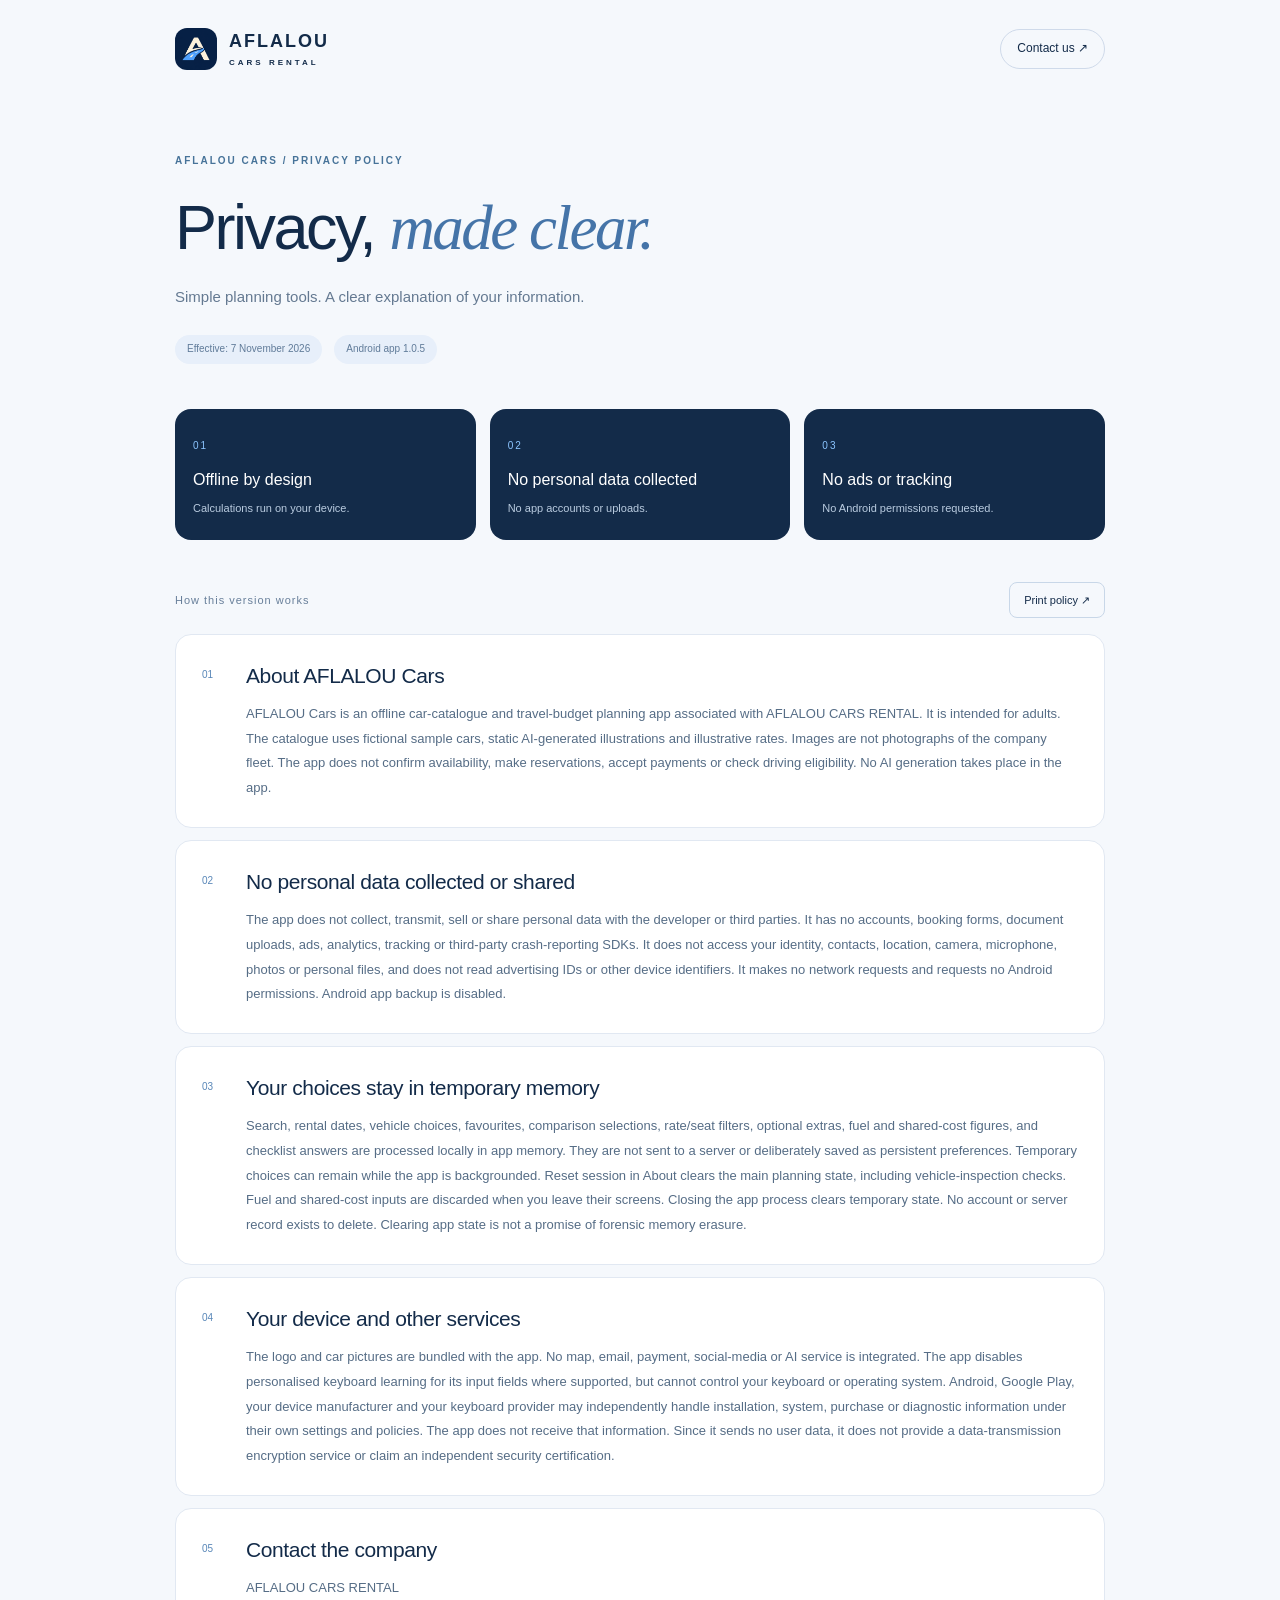
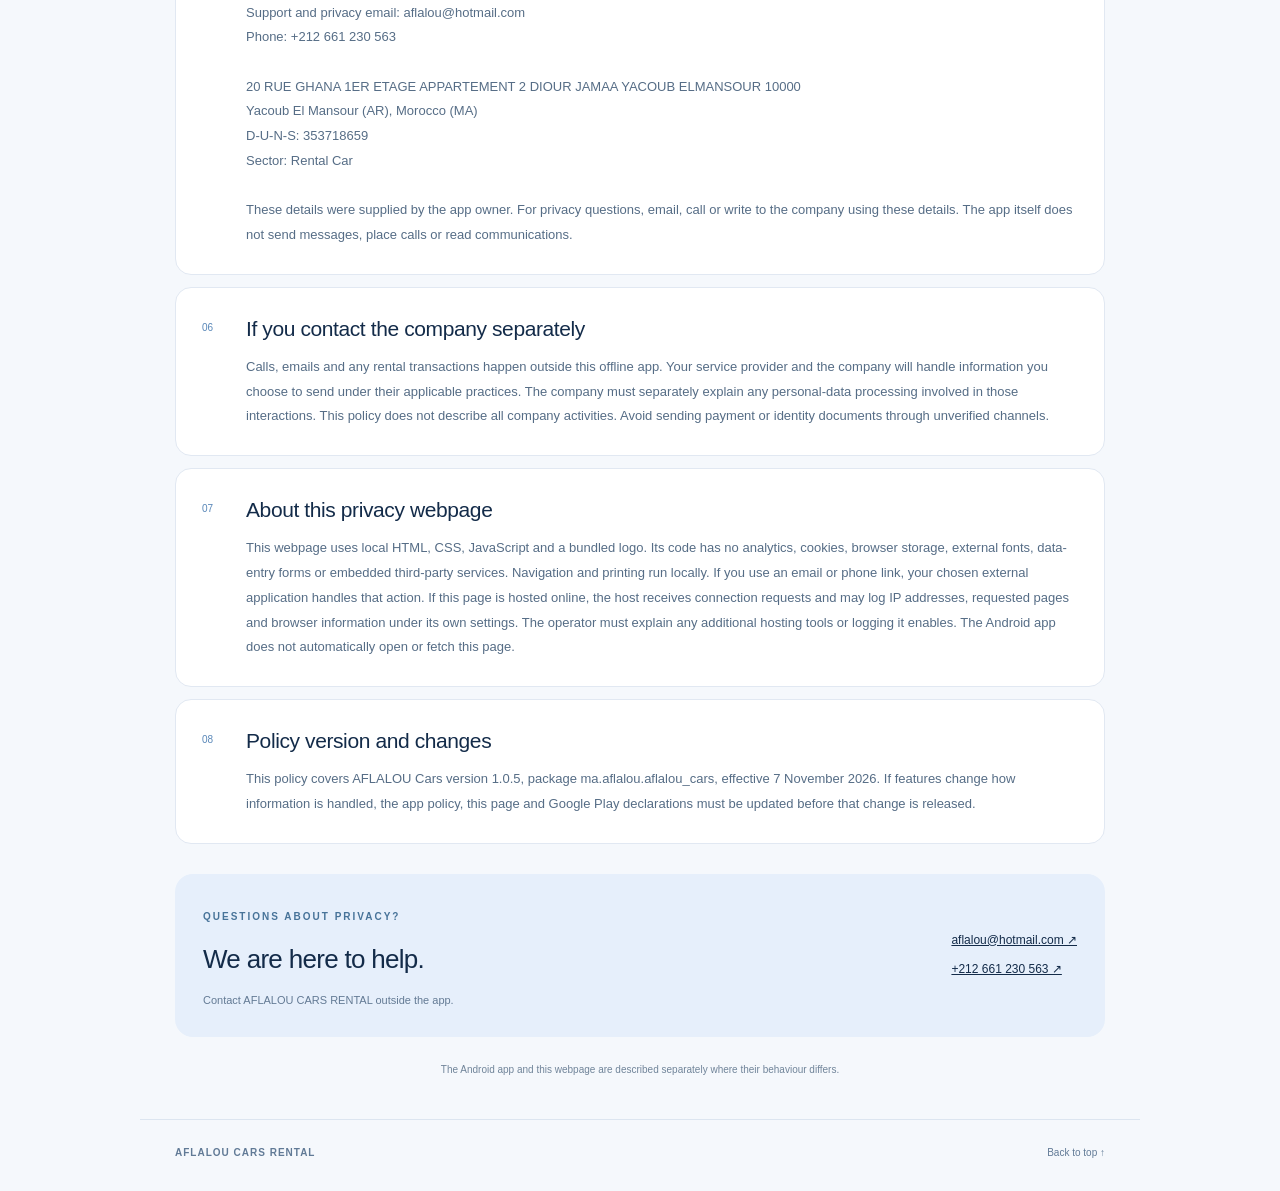
<file: privacy-policy.html>
<!doctype html><html lang="en"><head><meta charset="utf-8"><meta name="viewport" content="width=device-width,initial-scale=1"><meta name="description" content="A clear privacy policy for the offline AFLALOU Cars planning app."><meta http-equiv="Content-Security-Policy" content="default-src 'self'; script-src 'self'; style-src 'self'; img-src 'self'; connect-src 'none'; object-src 'none'; base-uri 'none'; form-action 'none'"><meta name="theme-color" content="#132b49"><title>Privacy policy | AFLALOU Cars</title><link rel="icon" href="privacy/logo.png" type="image/png"><link rel="stylesheet" href="privacy/styles.css"><script src="privacy/app.js" defer></script></head><body><a class="skip" href="#policy">Skip to policy</a><header><a class="brand" href="#top"><img src="privacy/logo.png" width="42" height="42" alt="AFLALOU Cars logo"><span>AFLALOU<small>CARS RENTAL</small></span></a><a class="contact-link" href="#contact">Contact us &nearr;</a></header><main id="top"><section class="hero"><span class="eyebrow">AFLALOU CARS / PRIVACY POLICY</span><h1>Privacy, <em>made clear.</em></h1><p>Simple planning tools. A clear explanation of your information.</p><div class="meta"><span>Effective: 7 November 2026</span><span>Android app 1.0.5</span></div></section><section class="summary" aria-label="Privacy summary"><div><span aria-hidden="true">01</span><h2>Offline by design</h2><p>Calculations run on your device.</p></div><div><span aria-hidden="true">02</span><h2>No personal data collected</h2><p>No app accounts or uploads.</p></div><div><span aria-hidden="true">03</span><h2>No ads or tracking</h2><p>No Android permissions requested.</p></div></section><div class="document-top"><p>How this version works</p><button id="print-policy" type="button" hidden>Print policy &nearr;</button></div><article id="policy"><section class="policy-section" id="scope"><div class="number">01</div><div><h2>About AFLALOU Cars</h2><p>AFLALOU Cars is an offline car-catalogue and travel-budget planning app associated with AFLALOU CARS RENTAL. It is intended for adults. The catalogue uses fictional sample cars, static AI-generated illustrations and illustrative rates. Images are not photographs of the company fleet. The app does not confirm availability, make reservations, accept payments or check driving eligibility. No AI generation takes place in the app.</p></div></section><section class="policy-section" id="collection"><div class="number">02</div><div><h2>No personal data collected or shared</h2><p>The app does not collect, transmit, sell or share personal data with the developer or third parties. It has no accounts, booking forms, document uploads, ads, analytics, tracking or third-party crash-reporting SDKs. It does not access your identity, contacts, location, camera, microphone, photos or personal files, and does not read advertising IDs or other device identifiers. It makes no network requests and requests no Android permissions. Android app backup is disabled.</p></div></section><section class="policy-section" id="local"><div class="number">03</div><div><h2>Your choices stay in temporary memory</h2><p>Search, rental dates, vehicle choices, favourites, comparison selections, rate/seat filters, optional extras, fuel and shared-cost figures, and checklist answers are processed locally in app memory. They are not sent to a server or deliberately saved as persistent preferences. Temporary choices can remain while the app is backgrounded. Reset session in About clears the main planning state, including vehicle-inspection checks. Fuel and shared-cost inputs are discarded when you leave their screens. Closing the app process clears temporary state. No account or server record exists to delete. Clearing app state is not a promise of forensic memory erasure.</p></div></section><section class="policy-section" id="device"><div class="number">04</div><div><h2>Your device and other services</h2><p>The logo and car pictures are bundled with the app. No map, email, payment, social-media or AI service is integrated. The app disables personalised keyboard learning for its input fields where supported, but cannot control your keyboard or operating system. Android, Google Play, your device manufacturer and your keyboard provider may independently handle installation, system, purchase or diagnostic information under their own settings and policies. The app does not receive that information. Since it sends no user data, it does not provide a data-transmission encryption service or claim an independent security certification.</p></div></section><section class="policy-section" id="contact"><div class="number">05</div><div><h2>Contact the company</h2><p>AFLALOU CARS RENTAL
Support and privacy email: aflalou@hotmail.com
Phone: +212 661 230 563

20 RUE GHANA 1ER ETAGE APPARTEMENT 2 DIOUR JAMAA YACOUB ELMANSOUR 10000
Yacoub El Mansour (AR), Morocco (MA)
D-U-N-S: 353718659
Sector: Rental Car

These details were supplied by the app owner. For privacy questions, email, call or write to the company using these details. The app itself does not send messages, place calls or read communications.</p></div></section><section class="policy-section" id="external"><div class="number">06</div><div><h2>If you contact the company separately</h2><p>Calls, emails and any rental transactions happen outside this offline app. Your service provider and the company will handle information you choose to send under their applicable practices. The company must separately explain any personal-data processing involved in those interactions. This policy does not describe all company activities. Avoid sending payment or identity documents through unverified channels.</p></div></section><section class="policy-section" id="webpage"><div class="number">07</div><div><h2>About this privacy webpage</h2><p>This webpage uses local HTML, CSS, JavaScript and a bundled logo. Its code has no analytics, cookies, browser storage, external fonts, data-entry forms or embedded third-party services. Navigation and printing run locally. If you use an email or phone link, your chosen external application handles that action. If this page is hosted online, the host receives connection requests and may log IP addresses, requested pages and browser information under its own settings. The operator must explain any additional hosting tools or logging it enables. The Android app does not automatically open or fetch this page.</p></div></section><section class="policy-section" id="changes"><div class="number">08</div><div><h2>Policy version and changes</h2><p>This policy covers AFLALOU Cars version 1.0.5, package ma.aflalou.aflalou_cars, effective 7 November 2026. If features change how information is handled, the app policy, this page and Google Play declarations must be updated before that change is released.</p></div></section></article><section class="contact-card"><div><span class="eyebrow">QUESTIONS ABOUT PRIVACY?</span><h2>We are here to help.</h2><p>Contact AFLALOU CARS RENTAL outside the app.</p></div><div><a href="mailto:aflalou@hotmail.com">aflalou@hotmail.com &nearr;</a><a href="tel:+212661230563">+212 661 230 563 &nearr;</a></div></section><p class="closing-note">The Android app and this webpage are described separately where their behaviour differs.</p></main><footer><span>AFLALOU CARS RENTAL</span><a href="#top">Back to top &uarr;</a></footer></body></html>
</file>
<file: css/style.css>
@import url('https://fonts.googleapis.com/css2?family=DM+Sans:wght@400;500;600;700&family=Fraunces:opsz,wght@9..144,600;9..144,700&display=swap');

:root{--ink:#164f51;--ink-deep:#0f3f40;--gold:#e4ad3a;--gold-light:#f0c65d;--clay:#bc6b53;--paper:#f8f4ed;--paper-2:#f1eae0;--text:#193e3f;--muted:#6a7771;--line:#dcd7ce;--white:#fffdf9;--shadow:0 18px 45px rgba(16,55,54,.1);--display:Fraunces,Georgia,serif;--sans:'DM Sans',Arial,sans-serif}
*{box-sizing:border-box}html{scroll-behavior:smooth}body{margin:0;background:var(--paper);color:var(--text);font-family:var(--sans);line-height:1.55;overflow-x:hidden}img{display:block;max-width:100%}a{color:inherit;text-decoration:none}button,input,select,textarea{font:inherit}button{cursor:pointer}p{margin:0 0 1rem}.container{width:min(1180px,calc(100% - 40px));margin:auto}.topbar{background:var(--ink-deep);color:#d9e5dc;font-size:11px;letter-spacing:.12em;text-transform:uppercase}.topbar-inner{display:flex;justify-content:space-between;padding:9px 0}.site-header{position:sticky;top:0;z-index:20;background:rgba(248,244,237,.96);border-bottom:1px solid rgba(22,79,81,.08);backdrop-filter:blur(12px)}.nav-inner{display:flex;align-items:center;justify-content:space-between;gap:20px;min-height:75px}.brand{display:flex;align-items:center;gap:12px}.brand-mark{display:grid;place-items:center;width:40px;height:40px;border-radius:13px;background:var(--ink);color:var(--gold);font-size:20px}.brand-name{font-family:var(--display);font-weight:700;font-size:18px;line-height:1.05}.brand-name small{display:block;color:var(--clay);font-family:var(--sans);font-size:9px;letter-spacing:.25em;text-transform:uppercase}.nav-links{display:flex;align-items:center;gap:28px;font-size:14px;font-weight:600;color:#53635e}.nav-links a:hover,.nav-links a.active{color:var(--clay)}.nav-legal{display:flex;align-items:center;gap:16px;font-size:12px;color:var(--muted)}.menu-button{display:none;width:42px;height:42px;border:1px solid var(--line);border-radius:50%;background:transparent;color:var(--ink);font-size:22px}.mobile-menu{display:none}.button{display:inline-flex;align-items:center;justify-content:center;gap:9px;border:0;border-radius:999px;padding:13px 20px;font-weight:700;transition:transform .2s,background .2s,box-shadow .2s}.button:hover{transform:translateY(-2px)}.button-gold{background:var(--gold);color:var(--ink-deep);box-shadow:0 7px 18px rgba(218,160,40,.22)}.button-gold:hover{background:var(--gold-light)}.button-ink{background:var(--ink);color:var(--white)}.button-ink:hover{background:var(--ink-deep)}.button-ghost{border:1px solid rgba(255,255,255,.35);color:var(--white);background:transparent}.button-ghost:hover{background:rgba(255,255,255,.1)}.button-small{padding:9px 14px;border:1px solid var(--line);background:transparent;color:var(--text);font-size:12px}.eyebrow{margin-bottom:12px;color:var(--clay);font-size:11px;font-weight:700;letter-spacing:.2em;text-transform:uppercase}.hero{position:relative;overflow:hidden;background:linear-gradient(90deg,rgba(15,63,64,.97) 0%,rgba(15,63,64,.79) 48%,rgba(15,63,64,.38)),url('../assets/images/cars/dacia-duster-iii.jpg') center/cover; color:var(--white)}.hero-grid{display:grid;grid-template-columns:1.1fr .9fr;align-items:center;min-height:635px;gap:70px}.hero h1,.page-hero h1{margin:0;font-family:var(--display);font-size:clamp(55px,7vw,94px);line-height:.97;letter-spacing:-.05em}.hero h1 em{color:var(--gold);font-style:normal}.hero-text{max-width:560px;margin:28px 0;color:rgba(255,253,249,.74);font-size:18px}.actions{display:flex;flex-wrap:wrap;gap:12px}.hero-note{max-width:300px;margin-left:auto;border:1px solid rgba(255,255,255,.2);border-radius:20px;padding:24px;background:rgba(15,63,64,.3);backdrop-filter:blur(8px)}.hero-note .eyebrow{color:var(--gold)}.display-small{font-family:var(--display);font-size:27px;line-height:1.12}.hero-note small{color:rgba(255,255,255,.58)}.booking-strip{position:relative;z-index:2;margin-top:-35px}.booking-strip .container{background:var(--white);border:1px solid var(--line);border-radius:20px;padding:22px;box-shadow:var(--shadow)}.section-heading{display:flex;align-items:end;justify-content:space-between;gap:24px;margin-bottom:35px}.section-heading.compact{align-items:start;margin-bottom:18px}.section-heading.centered{display:block;text-align:center;max-width:650px;margin-left:auto;margin-right:auto}.section-heading h2,.section h2,.cta-section h2{margin:0 0 12px;font-family:var(--display);font-size:clamp(36px,4.5vw,60px);line-height:1.03;letter-spacing:-.04em}.section-heading p:not(.eyebrow){max-width:600px;color:var(--muted)}.quick-form{display:grid;grid-template-columns:1.1fr 1.1fr 1fr 1fr 1fr auto;gap:10px;align-items:end}.quick-form label,.filter-bar label,.form-card label{display:grid;gap:7px;color:var(--muted);font-size:11px;font-weight:700;letter-spacing:.04em}.quick-form input,.quick-form select,.filter-bar input,.filter-bar select,.form-card input,.form-card select,.form-card textarea{width:100%;border:1px solid var(--line);border-radius:12px;background:var(--paper);color:var(--text);padding:12px 13px;outline:none}.quick-form input:focus,.quick-form select:focus,.filter-bar input:focus,.filter-bar select:focus,.form-card input:focus,.form-card select:focus,.form-card textarea:focus{border-color:var(--clay);box-shadow:0 0 0 3px rgba(188,107,83,.13)}.form-message{min-height:20px;margin:10px 0 0;color:var(--clay);font-size:13px}.section{padding:105px 0}.section-tint{background:var(--paper-2)}.section-dark{background:var(--ink);color:var(--white)}.text-link{color:var(--clay);font-size:13px;font-weight:700;white-space:nowrap}.text-link span{margin-left:6px}.car-grid{display:grid;grid-template-columns:repeat(3,1fr);gap:20px}.car-card{overflow:hidden;border:1px solid var(--line);border-radius:18px;background:var(--white);transition:transform .25s,box-shadow .25s}.car-card:hover{transform:translateY(-5px);box-shadow:var(--shadow)}.car-image{position:relative;aspect-ratio:1.35;overflow:hidden;background:var(--paper-2)}.car-image img{width:100%;height:100%;object-fit:cover;transition:transform .5s}.car-card:hover .car-image img{transform:scale(1.04)}.car-tag{position:absolute;top:14px;left:14px;border-radius:999px;padding:6px 10px;background:rgba(255,253,249,.9);color:var(--ink);font-size:10px;font-weight:700;letter-spacing:.12em;text-transform:uppercase}.car-body{padding:20px}.car-body h3{margin:0;font-family:var(--display);font-size:27px;line-height:1.05}.car-category{margin:5px 0 16px;color:var(--clay);font-size:12px;font-weight:700}.car-specs{display:flex;flex-wrap:wrap;gap:8px;margin-bottom:20px}.car-specs span{padding:5px 8px;border-radius:6px;background:var(--paper-2);color:var(--muted);font-size:11px}.car-footer{display:flex;align-items:end;justify-content:space-between;gap:12px;border-top:1px solid var(--line);padding-top:14px}.price strong{display:block;font-family:var(--display);font-size:25px}.price small{color:var(--muted);font-size:11px}.card-actions{display:flex;gap:8px}.card-actions button{border:0;background:transparent;color:var(--clay);font-size:12px;font-weight:700}.card-actions .book-link{padding:9px 12px;border-radius:999px;background:var(--ink);color:var(--white)}.feature-grid{display:grid;grid-template-columns:repeat(4,1fr);gap:16px}.feature-card{padding:26px;border:1px solid var(--line);border-radius:16px;background:var(--white)}.feature-icon{display:grid;place-items:center;width:38px;height:38px;margin-bottom:28px;border-radius:11px;background:var(--gold);color:var(--ink);font-weight:700}.feature-card h3,.steps h3{margin:0 0 8px;font-family:var(--display);font-size:24px}.feature-card p,.steps p{margin:0;color:var(--muted);font-size:14px}.split-section{display:grid;grid-template-columns:1fr 1fr;gap:80px;align-items:center}.lead{color:var(--muted);font-size:17px;line-height:1.75}.steps{display:grid;gap:20px}.steps article{display:grid;grid-template-columns:54px 1fr;gap:18px;align-items:start;padding:20px 0;border-bottom:1px solid var(--line)}.steps article>span{font-family:var(--display);font-size:25px;color:var(--gold)}.about-preview .lead,.section-dark .lead{color:rgba(255,255,255,.68)}.image-card{position:relative;overflow:hidden;min-height:430px;border-radius:22px;background:var(--ink-deep)}.image-card img{width:100%;height:100%;min-height:430px;object-fit:cover;opacity:.78}.image-caption{position:absolute;right:24px;bottom:24px;left:24px;color:var(--white)}.image-caption span{display:block;margin-bottom:8px;color:var(--gold);font-size:11px;font-weight:700;letter-spacing:.17em;text-transform:uppercase}.image-caption strong{font-family:var(--display);font-size:36px;line-height:1}.stats{display:flex;gap:55px;border-top:1px solid rgba(255,255,255,.16);margin:30px 0;padding-top:24px}.stats strong,.stats-large strong{display:block;color:var(--gold);font-family:var(--display);font-size:42px}.stats small,.stats-large span{display:block;color:rgba(255,255,255,.62);font-size:12px}.faq-layout{display:grid;grid-template-columns:.8fr 1.2fr;gap:80px}.faq-list details{border-top:1px solid var(--line);padding:20px 0}.faq-list summary{display:flex;justify-content:space-between;cursor:pointer;font-family:var(--display);font-size:22px;list-style:none}.faq-list summary::-webkit-details-marker{display:none}.faq-list details[open] summary span{transform:rotate(45deg)}.faq-list summary span{font-family:var(--sans);font-size:24px;transition:transform .2s}.faq-list details p{max-width:600px;margin:15px 30px 0 0;color:var(--muted)}.cta-section{background:var(--gold);padding:65px 0}.cta-inner{display:flex;align-items:center;justify-content:space-between;gap:30px}.cta-section h2{max-width:650px;color:var(--ink);font-size:48px}.page-hero{padding:120px 0 110px;background:var(--ink);color:var(--white)}.page-hero h1{max-width:800px;font-size:clamp(52px,7vw,86px)}.page-hero p:not(.eyebrow){max-width:640px;margin-top:25px;color:rgba(255,255,255,.72);font-size:18px}.filter-bar{display:grid;grid-template-columns:1.4fr repeat(4,1fr);gap:10px;padding:18px;border:1px solid var(--line);border-radius:16px;background:var(--white);box-shadow:var(--shadow);margin-bottom:40px}.results-count{margin-bottom:20px;color:var(--muted);font-size:13px}.booking-layout,.contact-layout{display:grid;grid-template-columns:1.15fr .85fr;align-items:start;gap:30px}.form-card,.estimate-card,.notice-card{border:1px solid var(--line);border-radius:20px;background:var(--white);padding:28px;box-shadow:0 10px 25px rgba(16,55,54,.04)}.form-card{display:grid;gap:17px}.form-card-heading{display:flex;gap:15px;align-items:center;margin-bottom:10px}.form-card-heading h2{font-size:34px;margin:0 0 3px}.form-card-heading p{margin:0;color:var(--muted);font-size:12px}.number-badge{display:grid;place-items:center;width:38px;height:38px;border-radius:50%;background:var(--ink);color:var(--gold);font-weight:700}.form-grid{display:grid;grid-template-columns:1fr 1fr;gap:16px}.check-row{display:flex!important;grid-template-columns:none!important;align-items:flex-start;gap:10px}.check-row input{width:17px;margin-top:3px}.check-row a{color:var(--clay);text-decoration:underline}.estimate-card{position:sticky;top:100px;background:var(--ink);color:var(--white)}.estimate-card h2{font-size:35px;color:var(--white)}.estimate-row,.estimate-total{display:flex;justify-content:space-between;gap:20px;padding:16px 0;border-bottom:1px solid rgba(255,255,255,.15);font-size:14px}.estimate-row span{color:rgba(255,255,255,.6)}.estimate-total{align-items:end;padding-top:25px;border:0}.estimate-total strong{color:var(--gold);font-family:var(--display);font-size:32px}.fine-print{color:rgba(255,255,255,.58);font-size:12px}.error-message{min-height:20px;margin:0;color:#b04d44;font-size:13px}.contact-details h2{max-width:440px}.contact-item{display:flex;gap:15px;margin-top:28px}.contact-item>span{display:grid;place-items:center;width:37px;height:37px;border-radius:11px;background:var(--gold);color:var(--ink);font-weight:700}.contact-item strong{display:block}.contact-item p{margin:3px 0 0;color:var(--muted);font-size:14px}.muted{color:var(--muted);font-weight:400}.legal-layout{display:grid;grid-template-columns:.7fr 1.3fr;gap:60px;align-items:start}.notice-card{position:sticky;top:100px;background:var(--paper-2);box-shadow:none}.notice-card p{color:var(--muted);font-size:14px}.legal-copy h2{margin:0 0 10px;padding-top:22px;border-top:1px solid var(--line);font-family:var(--display);font-size:29px}.legal-copy h2:first-child{padding-top:0;border-top:0}.legal-copy p{margin:0 0 30px;color:var(--muted);line-height:1.8}.stats-large{display:grid;grid-template-columns:repeat(4,1fr);gap:20px}.stats-large>div{padding:25px;border-top:2px solid var(--gold)}.stats-large span{color:var(--muted)}.stats-large small{font-size:11px}.site-footer{background:var(--ink-deep);color:var(--white);padding:70px 0 25px}.footer-grid{display:grid;grid-template-columns:1.5fr repeat(3,1fr);gap:40px;padding-bottom:55px}.footer-copy{max-width:270px;color:rgba(255,255,255,.62);font-size:13px}.footer-title{margin-bottom:16px;color:var(--gold);font-size:11px;font-weight:700;letter-spacing:.16em;text-transform:uppercase}.footer-links{display:grid;gap:10px;color:rgba(255,255,255,.7);font-size:13px}.footer-links a:hover{color:var(--gold)}.social-links{display:flex;flex-wrap:wrap;gap:8px}.social-links a{display:grid;place-items:center;width:31px;height:31px;border:1px solid rgba(255,255,255,.25);border-radius:50%;font-size:10px}.social-links a:hover{background:var(--gold);color:var(--ink)}.footer-bottom{display:flex;justify-content:space-between;gap:20px;border-top:1px solid rgba(255,255,255,.15);padding-top:20px;color:rgba(255,255,255,.5);font-size:11px}.cookie-banner{position:fixed;right:20px;bottom:20px;z-index:50;width:min(445px,calc(100% - 30px));padding:22px;border:1px solid var(--line);border-radius:18px;background:var(--white);box-shadow:var(--shadow);font-size:13px}.cookie-banner strong{display:block;font-size:14px}.cookie-banner p{margin:6px 0 16px;color:var(--muted);font-size:12px}.cookie-banner>div{display:flex;justify-content:flex-end;gap:8px}.modal-backdrop{position:fixed;inset:0;z-index:60;display:grid;place-items:center;padding:20px;background:rgba(15,63,64,.74)}.modal{width:min(720px,100%);max-height:90vh;overflow:auto;border-radius:22px;background:var(--white);box-shadow:var(--shadow)}.modal-image{width:100%;height:260px;object-fit:cover}.modal-body{padding:25px}.modal-close{float:right;width:34px;height:34px;border:1px solid var(--line);border-radius:50%;background:transparent;color:var(--ink);font-size:20px}.modal h2{margin:0;font-family:var(--display);font-size:42px;line-height:1}.modal-meta{display:flex;flex-wrap:wrap;gap:8px;margin:18px 0}.modal-meta span{border-radius:7px;background:var(--paper-2);padding:7px 9px;color:var(--muted);font-size:12px}.empty-state{grid-column:1/-1;padding:55px;border:1px dashed var(--line);border-radius:16px;text-align:center;color:var(--muted)}
@media(max-width:1000px){.nav-links{gap:16px}.nav-legal{display:none}.quick-form{grid-template-columns:repeat(3,1fr)}.quick-form .button{width:100%}.car-grid{grid-template-columns:repeat(2,1fr)}.feature-grid{grid-template-columns:repeat(2,1fr)}.filter-bar{grid-template-columns:repeat(2,1fr)}.filter-bar label:first-child{grid-column:1/-1}.footer-grid{grid-template-columns:1.5fr repeat(2,1fr)}}
@media(max-width:700px){.container{width:min(560px,calc(100% - 28px));max-width:100%}.topbar{display:none}.nav-inner{min-height:70px}.nav-links,.nav-legal{display:none}.menu-button{display:block}.mobile-menu{position:absolute;top:70px;right:14px;left:14px;display:none;padding:12px;border:1px solid var(--line);border-radius:16px;background:var(--white);box-shadow:var(--shadow)}.mobile-menu.open{display:grid;gap:4px}.mobile-menu a{padding:11px;border-radius:9px;font-weight:600}.mobile-menu a:hover{background:var(--paper-2)}.hero-grid{display:block;min-height:625px;padding:85px 0 120px}.hero h1,.page-hero h1{font-size:clamp(48px,14vw,76px)}.hero-text{font-size:16px}.hero-note{display:none}.booking-strip{margin-top:-26px}.booking-strip .container{padding:18px}.quick-form{grid-template-columns:1fr 1fr}.quick-form label:nth-child(3),.quick-form label:nth-child(4),.quick-form label:nth-child(5),.quick-form .button{grid-column:1/-1}.section{padding:75px 0}.section-heading{display:block}.section-heading .text-link{display:inline-block;margin-top:10px}.section-heading h2,.section h2{font-size:42px}.car-grid,.feature-grid{grid-template-columns:1fr}.split-section,.faq-layout,.booking-layout,.contact-layout,.legal-layout{grid-template-columns:1fr;gap:35px}.image-card,.image-card img{min-height:330px}.cta-inner{display:block}.cta-section h2{font-size:40px;margin-bottom:24px}.page-hero{padding:82px 0 75px}.filter-bar{grid-template-columns:1fr}.filter-bar label:first-child{grid-column:auto}.form-grid{grid-template-columns:1fr}.estimate-card,.notice-card{position:static}.stats-large{grid-template-columns:repeat(2,minmax(0,1fr));}.stats-large div{min-width:0}.footer-grid{grid-template-columns:1fr 1fr;gap:32px}.footer-grid>div:first-child{grid-column:1/-1}.footer-bottom{display:block}.footer-bottom span{display:block;margin-top:8px}.cookie-banner{right:14px;bottom:14px;width:calc(100% - 28px)}.cookie-banner>div{justify-content:stretch}.cookie-banner button{flex:1}.modal-image{height:200px}}

/* Single-page navigation and verified local image overrides. */
.anchor-section{scroll-margin-top:74px}
#site-header{position:sticky;top:-35px;z-index:20}
.car-image img,.modal-image{object-fit:contain}
.success-panel .fine-print,.success-panel .estimate-row span{color:var(--muted)}
@media(max-width:700px){#site-header{top:0}}
@media(max-width:360px){.container{width:calc(100% - 20px)}.quick-form{grid-template-columns:1fr}.quick-form label:nth-child(1),.quick-form label:nth-child(2),.quick-form label:nth-child(3),.quick-form label:nth-child(4),.quick-form label:nth-child(5),.quick-form .button{grid-column:1/-1}.stats-large{grid-template-columns:1fr}.cookie-banner button{flex:1 1 100%}.cookie-banner>div{display:grid;grid-template-columns:1fr}.booking-strip .container,.contact-layout,.legal-layout,.booking-layout{padding-left:14px;padding-right:14px}}@media(prefers-reduced-motion:reduce){html{scroll-behavior:auto}}
.hero{background:linear-gradient(90deg,rgba(15,63,64,.97) 0%,rgba(15,63,64,.79) 48%,rgba(15,63,64,.38)),url('../assets/images/cars/dacia-duster-iii.jpg') center/cover}
.car-image.image-unavailable::after,.modal.image-unavailable::before{content:'Image temporarily unavailable';display:grid;place-items:center;min-height:180px;padding:25px;color:var(--muted);text-align:center}
.photo-credit{color:var(--muted);font-size:11px}.photo-credit a{text-decoration:underline}
.image-credits{border-top:1px solid rgba(255,255,255,.15);padding:20px 0;color:rgba(255,255,255,.62);font-size:11px}.image-credits summary{cursor:pointer;color:var(--gold);font-weight:700}.image-credits ul{columns:2;margin:16px 0;padding-left:18px}.image-credits li{break-inside:avoid;margin-bottom:7px}.image-credits a{text-decoration:underline}.image-credits p{margin:8px 0 0}
  @media(max-width:700px){.anchor-section{scroll-margin-top:70px}.image-credits ul{columns:1}}

  /* Interaction-only additions: preserve the existing visual system while a dialog is active. */
  body.modal-open{overflow:hidden}
  .modal-backdrop{animation:modal-fade-in .18s ease-out}
  .modal{animation:modal-rise-in .2s ease-out}
  .faq-list details[open] p{animation:faq-answer-in .2s ease-out}
  @keyframes modal-fade-in{from{opacity:0}to{opacity:1}}
  @keyframes modal-rise-in{from{opacity:0;transform:translateY(10px)}to{opacity:1;transform:translateY(0)}}
  @keyframes faq-answer-in{from{opacity:0;transform:translateY(-4px)}to{opacity:1;transform:translateY(0)}}
  @media(prefers-reduced-motion:reduce){.modal-backdrop,.modal,.faq-list details[open] p{animation:none}}
</file>
<file: privacy/styles.css>
*{box-sizing:border-box}html{scroll-behavior:smooth;scroll-padding-top:22px}body{margin:0;background:#f5f8fc;color:#132b49;font-family:Arial,Helvetica,sans-serif;line-height:1.65}a{color:inherit;text-decoration:none}a:focus-visible,button:focus-visible{outline:3px solid #4089de;outline-offset:5px}.skip{position:absolute;top:-80px;left:16px;background:#132b49;color:white;padding:10px;z-index:2}.skip:focus{top:10px}header,main,footer{max-width:1000px;margin:auto;padding-left:35px;padding-right:35px}header{display:flex;justify-content:space-between;align-items:center;padding-top:28px;padding-bottom:28px}.brand{display:flex;gap:12px;align-items:center;font-size:18px;font-weight:800;letter-spacing:2px;line-height:1.2}.brand img{border-radius:12px}.brand small{display:block;letter-spacing:3px;font-size:8px;margin-top:5px}.contact-link{font-size:12px;padding:9px 16px;border:1px solid #cfdaea;border-radius:24px}.hero{padding:48px 0 35px}.eyebrow{font-size:10px;letter-spacing:2px;font-weight:700;color:#477399}h1{font-size:clamp(38px,6vw,63px);font-weight:500;line-height:1.1;letter-spacing:-2.5px;margin:20px 0}h1 em{font:italic 1em Georgia,serif;color:#4574a8}.hero>p{font-size:15px;color:#647991;margin:0}.meta{display:flex;flex-wrap:wrap;gap:12px;margin-top:25px;font-size:10px;color:#607b99}.meta span{background:#e7effa;padding:6px 12px;border-radius:30px}.summary{display:grid;grid-template-columns:repeat(3,1fr);gap:14px;margin:10px 0 40px}.summary>div{padding:22px 18px;background:#132b49;border-radius:16px;color:white}.summary span{font-size:10px;color:#8cc5ff;letter-spacing:2px}.summary h2{font-size:16px;line-height:1.4;font-weight:500;margin:12px 0 8px}.summary p{color:#bacce0;font-size:11px;margin:0}.document-top{display:flex;align-items:center;justify-content:space-between;margin:0 0 14px}.document-top p{font-size:11px;letter-spacing:1px;color:#687f9a}button{font:inherit;font-size:11px;border:1px solid #c8d7e8;background:transparent;padding:8px 14px;border-radius:8px;color:#132b49;cursor:pointer}.policy-section{display:grid;grid-template-columns:28px minmax(0,1fr);gap:16px;background:white;padding:26px;border:1px solid #e1e8f2;border-radius:16px;margin-bottom:12px}.number{font-size:10px;color:#5987b8;margin-top:6px}.policy-section h2{font-size:21px;font-weight:500;letter-spacing:-.4px;line-height:1.4;margin:0 0 12px}.policy-section p{font-size:13px;line-height:1.9;color:#566d86;white-space:pre-line;margin:0;overflow-wrap:anywhere}.contact-card{display:flex;align-items:center;justify-content:space-between;gap:25px;margin-top:30px;background:#e6effb;padding:28px;border-radius:18px}.contact-card h2{font-size:26px;font-weight:500;letter-spacing:-.7px;margin:10px 0}.contact-card p{font-size:11px;color:#637a94;margin:0}.contact-card>div:last-child{display:flex;flex-direction:column;gap:10px}.contact-card a{font-size:12px;text-decoration:underline;overflow-wrap:anywhere}.closing-note{font-size:10px;color:#708499;text-align:center;margin:25px 0 40px}footer{display:flex;justify-content:space-between;gap:20px;padding-top:25px;padding-bottom:30px;font-size:10px;border-top:1px solid #dce5f0;color:#617a96}footer>span{font-weight:bold;letter-spacing:1px}@media(max-width:620px){header,main,footer{padding-left:20px;padding-right:20px}.brand{font-size:15px;gap:8px}.brand img{width:35px;height:35px}.contact-link{font-size:10px;padding:8px 11px}.hero{padding-top:25px}h1{letter-spacing:-1.7px}.summary{grid-template-columns:1fr;gap:9px}.summary>div{padding:17px 20px}.summary h2{margin:6px 0}.summary span{float:right}.policy-section{grid-template-columns:20px minmax(0,1fr);gap:10px;padding:20px}.policy-section h2{font-size:19px}.contact-card{flex-direction:column;align-items:flex-start;padding:23px}}@media(prefers-reduced-motion:reduce){html{scroll-behavior:auto}}@media print{header,.hero,.summary,.document-top,.contact-card,footer,.closing-note{display:none}body{background:white}main{max-width:none;padding:0}.policy-section{break-inside:avoid;border-radius:0}.policy-section p{color:black}}
</file>
